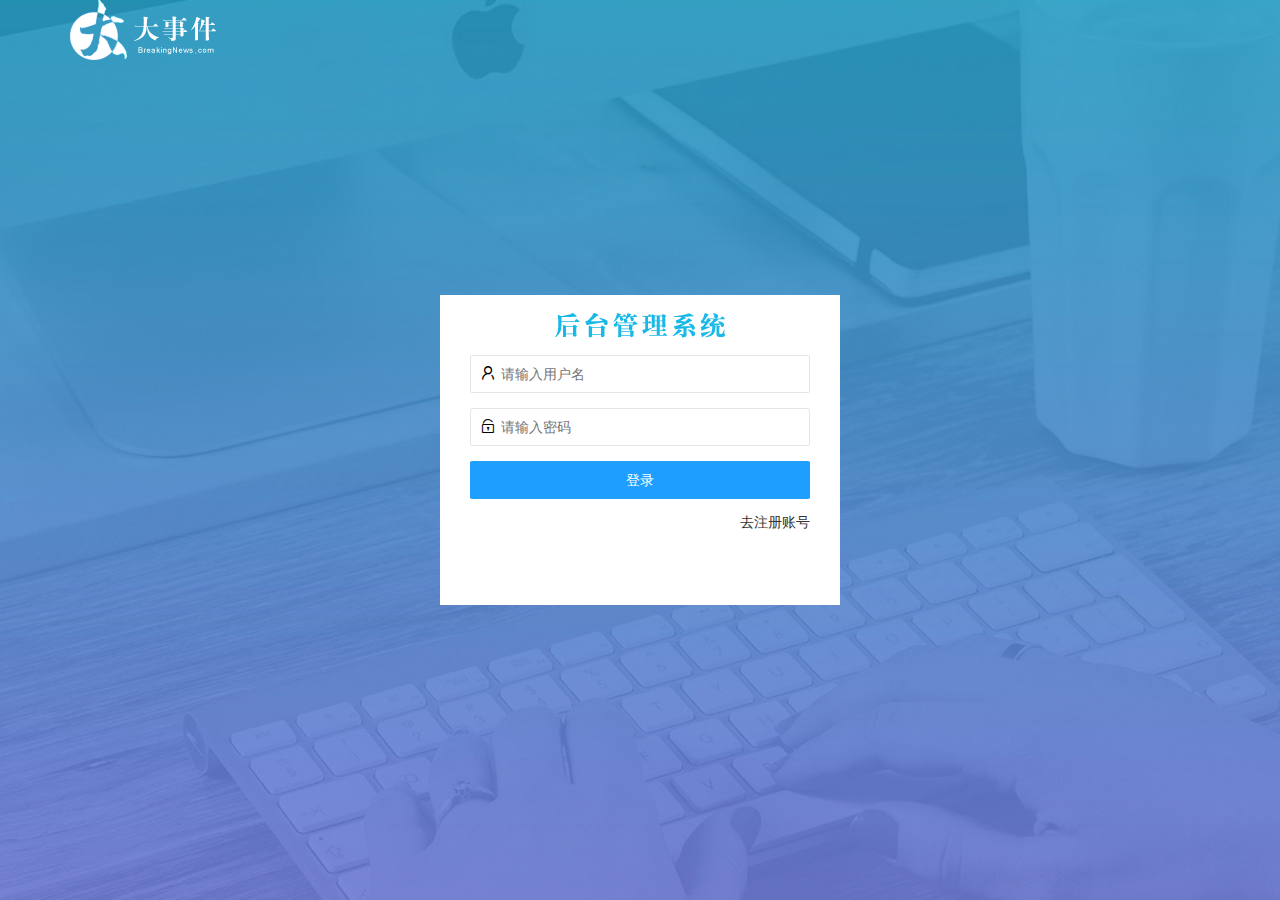
<file: login.html>
<!DOCTYPE html>
<html lang="en">

<head>
    <meta charset="UTF-8">
    <meta http-equiv="X-UA-Compatible" content="IE=edge">
    <meta name="viewport" content="width=device-width, initial-scale=1.0">
    <title>Document</title>

    <link rel="stylesheet" href="/assets/lib/layui/css/layui.css">
    <link rel="stylesheet" href="/assets/css/login.css">
</head>

<body>
    <!-- logo区域开始 -->
    <div class="layui-main">
        <img src="/assets/images/logo.png" alt="">
    </div>
    <!-- logo区域结束 -->
    <!-- 注册登录区域开始 -->
    <div class="loginAndReg">
        <div class="title-box"></div>
        <!-- 登录的盒子 -->
        <div class="login-box">
            <form class="layui-form" id="form_login">
                <!-- 用户名 -->
                <div class="layui-form-item">
                    <i class="layui-icon layui-icon-username"></i>
                    <input type="text" name="username" required lay-verify="required" placeholder="请输入用户名" autocomplete="off" class="layui-input">
                </div>
                <!-- 密码 -->
                <div class="layui-form-item">
                    <i class="layui-icon layui-icon-password"></i>
                    <input type="password" name="password" required lay-verify="required|pw" placeholder="请输入密码" autocomplete="off" class="layui-input">
                </div>
                <!-- 登录按钮 -->
                <div class="layui-form-item">

                    <button class="layui-btn layui-btn-fluid layui-btn-normal" lay-submit>登录</button>
                </div>
                <div class="layui-form-item links">
                    <a href="javasript:;" id="link_reg">去注册账号</a>
                </div>
            </form>

        </div>
        <!-- 注册的盒子 -->
        <div class="reg-box">
            <form class="layui-form" id="form_reg">
                <!-- 用户名 -->
                <div class="layui-form-item">
                    <i class="layui-icon layui-icon-username"></i>
                    <input type="text" name="username" required lay-verify="required|username" placeholder="请输入用户名" autocomplete="off" class="layui-input">
                </div>
                <!-- 密码 -->
                <div class="layui-form-item">
                    <i class="layui-icon layui-icon-password"></i>
                    <input type="password" name="password" required lay-verify="required|pw" placeholder="请输入密码" autocomplete="off" class="layui-input">
                </div>
                <!-- 确认密码 -->
                <div class="layui-form-item">
                    <i class="layui-icon layui-icon-password"></i>
                    <input type="password" name="repassword" required lay-verify="required|pw|repw" placeholder="请再次输入密码" autocomplete="off" class="layui-input">
                </div>
                <!-- 注册按钮 -->
                <div class="layui-form-item">
                    <button class="layui-btn layui-btn-fluid layui-btn-normal" lay-submit>注册</button>
                </div>
                <div class="layui-form-item links">
                    <a href="javasript:;" id="link_login">去登录</a>
                </div>
            </form>

        </div>
    </div>
    <!-- 注册登录区域结束 -->
    <!-- 导入layui的js文件 -->
    <script src="/assets/lib/layui/layui.all.js"></script>
    <!-- 导入jquery -->
    <script src="/assets/lib/jquery.js"></script>
    <!-- 导入自己的javasript -->
    <script src="/assets/js/login.js"></script>
    <script src="/assets/js/baseAPI.js"></script>
</body>

</html>
</file>
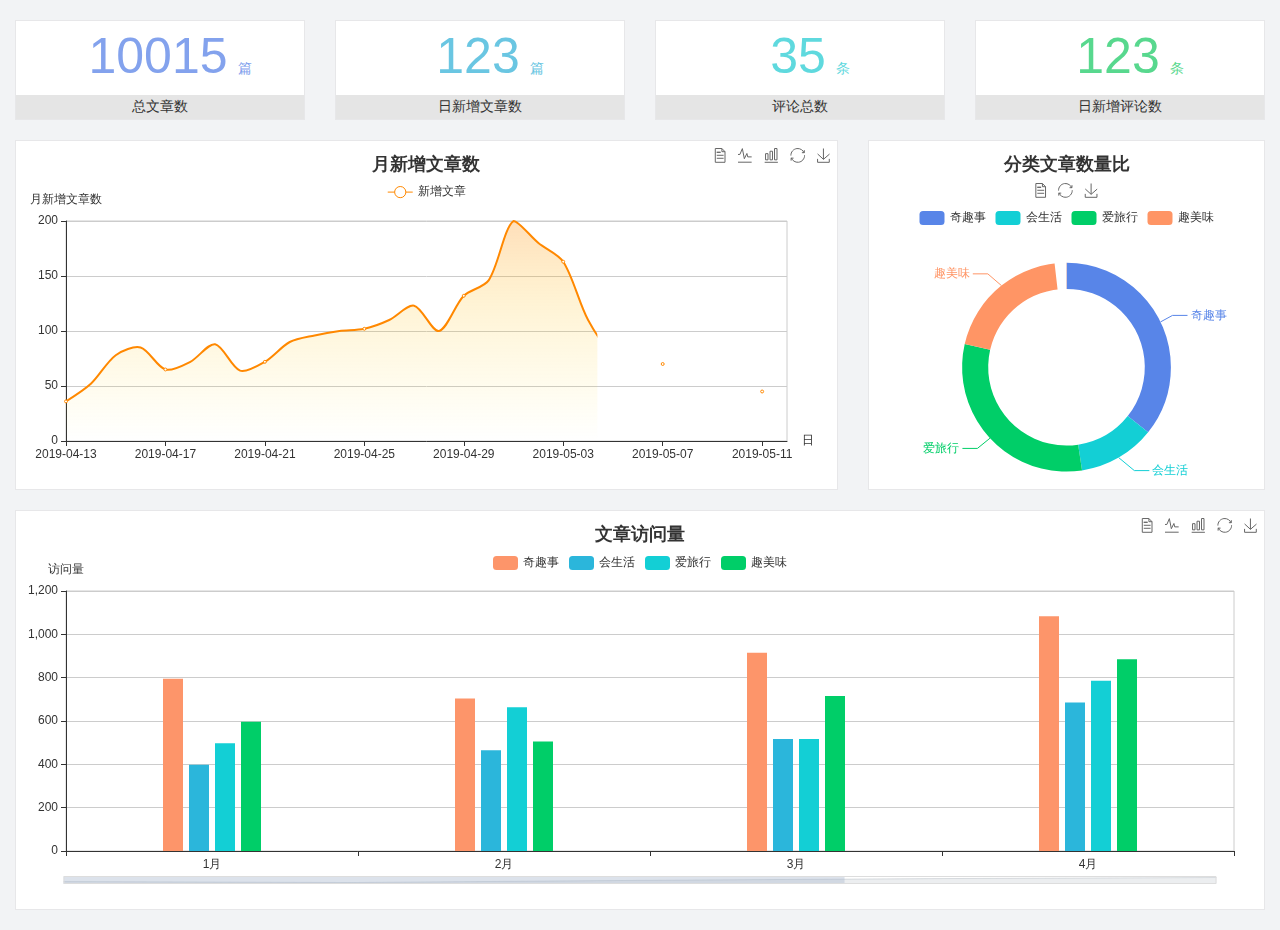
<file: home/dashboard.html>
<!DOCTYPE html>
<html lang="en">

<head>
  <meta charset="UTF-8">
  <meta name="viewport" content="width=device-width, initial-scale=1.0">
  <meta http-equiv="X-UA-Compatible" content="ie=edge">
  <title>图表统计</title>
  <link rel="stylesheet" href="../../assets/lib/bootstrap.css" />
  <link rel="stylesheet" href="../../assets/lib/main.css" />
  <script src="../../assets/lib/jquery.js"></script>
  <script type="text/javascript" src="../../assets/lib/echarts.min.js"></script>
</head>

<body>
  <div class="container-fluid">
    <div class="row spannel_list">
      <div class="col-sm-3 col-xs-6">
        <div class="spannel">
          <em>10015</em><span>篇</span>
          <b>总文章数</b>
        </div>
      </div>
      <div class="col-sm-3 col-xs-6">
        <div class="spannel scolor01">
          <em>123</em><span>篇</span>
          <b>日新增文章数</b>
        </div>
      </div>
      <div class="col-sm-3 col-xs-6">
        <div class="spannel scolor02">
          <em>35</em><span>条</span>
          <b>评论总数</b>
        </div>
      </div>
      <div class="col-sm-3 col-xs-6">
        <div class="spannel scolor03">
          <em>123</em><span>条</span>
          <b>日新增评论数</b>
        </div>
      </div>
    </div>
  </div>

  <div class="container-fluid">
    <div class="row curve-pie">
      <div class="col-lg-8 col-md-8">
        <div class="gragh_pannel" id="curve_show"></div>
      </div>
      <div class="col-lg-4 col-md-4">
        <div class="gragh_pannel" id="pie_show"></div>
      </div>
    </div>
  </div>

  <div class="container-fluid">
    <div class="column_pannel" id="column_show"></div>
  </div>

  <script>
    var oChart = echarts.init(document.getElementById('curve_show'));
    var aList_all = [
      { 'count': 36, 'date': '2019-04-13' },
      { 'count': 52, 'date': '2019-04-14' },
      { 'count': 78, 'date': '2019-04-15' },
      { 'count': 85, 'date': '2019-04-16' },
      { 'count': 65, 'date': '2019-04-17' },
      { 'count': 72, 'date': '2019-04-18' },
      { 'count': 88, 'date': '2019-04-19' },
      { 'count': 64, 'date': '2019-04-20' },
      { 'count': 72, 'date': '2019-04-21' },
      { 'count': 90, 'date': '2019-04-22' },
      { 'count': 96, 'date': '2019-04-23' },
      { 'count': 100, 'date': '2019-04-24' },
      { 'count': 102, 'date': '2019-04-25' },
      { 'count': 110, 'date': '2019-04-26' },
      { 'count': 123, 'date': '2019-04-27' },
      { 'count': 100, 'date': '2019-04-28' },
      { 'count': 132, 'date': '2019-04-29' },
      { 'count': 146, 'date': '2019-04-30' },
      { 'count': 200, 'date': '2019-05-01' },
      { 'count': 180, 'date': '2019-05-02' },
      { 'count': 163, 'date': '2019-05-03' },
      { 'count': 110, 'date': '2019-05-04' },
      { 'count': 80, 'date': '2019-05-05' },
      { 'count': 82, 'date': '2019-05-06' },
      { 'count': 70, 'date': '2019-05-07' },
      { 'count': 65, 'date': '2019-05-08' },
      { 'count': 54, 'date': '2019-05-09' },
      { 'count': 40, 'date': '2019-05-10' },
      { 'count': 45, 'date': '2019-05-11' },
      { 'count': 38, 'date': '2019-05-12' },
    ];

    let aCount = [];
    let aDate = [];

    for (var i = 0; i < aList_all.length; i++) {
      aCount.push(aList_all[i].count);
      aDate.push(aList_all[i].date);
    }

    var chartopt = {
      title: {
        text: '月新增文章数',
        left: 'center',
        top: '10'
      },
      tooltip: {
        trigger: 'axis'
      },
      legend: {
        data: ['新增文章'],
        top: '40'
      },
      toolbox: {
        show: true,
        feature: {
          mark: { show: true },
          dataView: { show: true, readOnly: false },
          magicType: { show: true, type: ['line', 'bar'] },
          restore: { show: true },
          saveAsImage: { show: true }
        }
      },
      calculable: true,
      xAxis: [
        {
          name: '日',
          type: 'category',
          boundaryGap: false,
          data: aDate
        }
      ],
      yAxis: [
        {
          name: '月新增文章数',
          type: 'value'
        }
      ],
      series: [
        {
          name: '新增文章',
          type: 'line',
          smooth: true,
          itemStyle: { normal: { areaStyle: { type: 'default' }, color: '#f80' }, lineStyle: { color: '#f80' } },
          data: aCount
        }],
      areaStyle: {
        normal: {
          color: new echarts.graphic.LinearGradient(0, 0, 0, 1, [{
            offset: 0,
            color: 'rgba(255,136,0,0.39)'
          }, {
            offset: .34,
            color: 'rgba(255,180,0,0.25)'
          }, {
            offset: 1,
            color: 'rgba(255,222,0,0.00)'
          }])

        }
      },
      grid: {
        show: true,
        x: 50,
        x2: 50,
        y: 80,
        height: 220
      }
    };

    oChart.setOption(chartopt);


    var oPie = echarts.init(document.getElementById('pie_show'));
    var oPieopt =
    {
      title: {
        top: 10,
        text: '分类文章数量比',
        x: 'center'
      },
      tooltip: {
        trigger: 'item',
        formatter: "{a} <br/>{b} : {c} ({d}%)"
      },
      color: ['#5885e8', '#13cfd5', '#00ce68', '#ff9565'],
      legend: {
        x: 'center',
        top: 65,
        data: ['奇趣事', '会生活', '爱旅行', '趣美味']
      },
      toolbox: {
        show: true,
        x: 'center',
        top: 35,
        feature: {
          mark: { show: true },
          dataView: { show: true, readOnly: false },
          magicType: {
            show: true,
            type: ['pie', 'funnel'],
            option: {
              funnel: {
                x: '25%',
                width: '50%',
                funnelAlign: 'left',
                max: 1548
              }
            }
          },
          restore: { show: true },
          saveAsImage: { show: true }
        }
      },
      calculable: true,
      series: [
        {
          name: '访问来源',
          type: 'pie',
          radius: ['45%', '60%'],
          center: ['50%', '65%'],
          data: [
            { value: 300, name: '奇趣事' },
            { value: 100, name: '会生活' },
            { value: 260, name: '爱旅行' },
            { value: 180, name: '趣美味' }
          ]
        }
      ]
    };
    oPie.setOption(oPieopt);



    var oColumn = this.echarts.init(document.getElementById('column_show'));
    var oColumnopt =
    {
      title: {
        text: '文章访问量',
        left: 'center',
        top: '10'
      },
      tooltip: {
        trigger: 'axis'
      },
      legend: {
        data: ['奇趣事', '会生活', '爱旅行', '趣美味'],
        top: '40'
      },
      toolbox: {
        show: true,
        feature: {
          mark: { show: true },
          dataView: { show: true, readOnly: false },
          magicType: { show: true, type: ['line', 'bar'] },
          restore: { show: true },
          saveAsImage: { show: true }
        }
      },
      calculable: true,
      xAxis: [
        {
          type: 'category',
          data: ['1月', '2月', '3月', '4月', '5月']
        }
      ],
      yAxis: [
        {
          name: '访问量',
          type: 'value'
        }
      ],
      series: [
        {
          name: '奇趣事',
          type: 'bar',
          barWidth: 20,
          itemStyle: {
            normal: { areaStyle: { type: 'default' }, color: '#fd956a' }
          },
          data: [800, 708, 920, 1090, 1200]
        },
        {
          name: '会生活',
          type: 'bar',
          barWidth: 20,
          itemStyle: {
            normal: { areaStyle: { type: 'default' }, color: '#2bb6db' }
          },
          data: [400, 468, 520, 690, 800]
        },
        {
          name: '爱旅行',
          type: 'bar',
          barWidth: 20,
          itemStyle: {
            normal: { areaStyle: { type: 'default' }, color: '#13cfd5' }
          },
          data: [500, 668, 520, 790, 900]
        },
        {
          name: '趣美味',
          type: 'bar',
          barWidth: 20,
          itemStyle: {
            normal: { areaStyle: { type: 'default' }, color: '#00ce68' }
          },
          data: [600, 508, 720, 890, 1000]
        }
      ],
      grid: {
        show: true,
        x: 50,
        x2: 30,
        y: 80,
        height: 260
      },
      dataZoom: [//给x轴设置滚动条
        {
          start: 0,//默认为0
          end: 100 - 1000 / 31,//默认为100
          type: 'slider',
          show: true,
          xAxisIndex: [0],
          handleSize: 0,//滑动条的 左右2个滑动条的大小
          height: 8,//组件高度
          left: 45, //左边的距离
          right: 50,//右边的距离
          bottom: 26,//右边的距离
          handleColor: '#ddd',//h滑动图标的颜色
          handleStyle: {
            borderColor: "#cacaca",
            borderWidth: "1",
            shadowBlur: 2,
            background: "#ddd",
            shadowColor: "#ddd",
          }
        }]
    };
    oColumn.setOption(oColumnopt);
  </script>
</body>

</html>
</file>
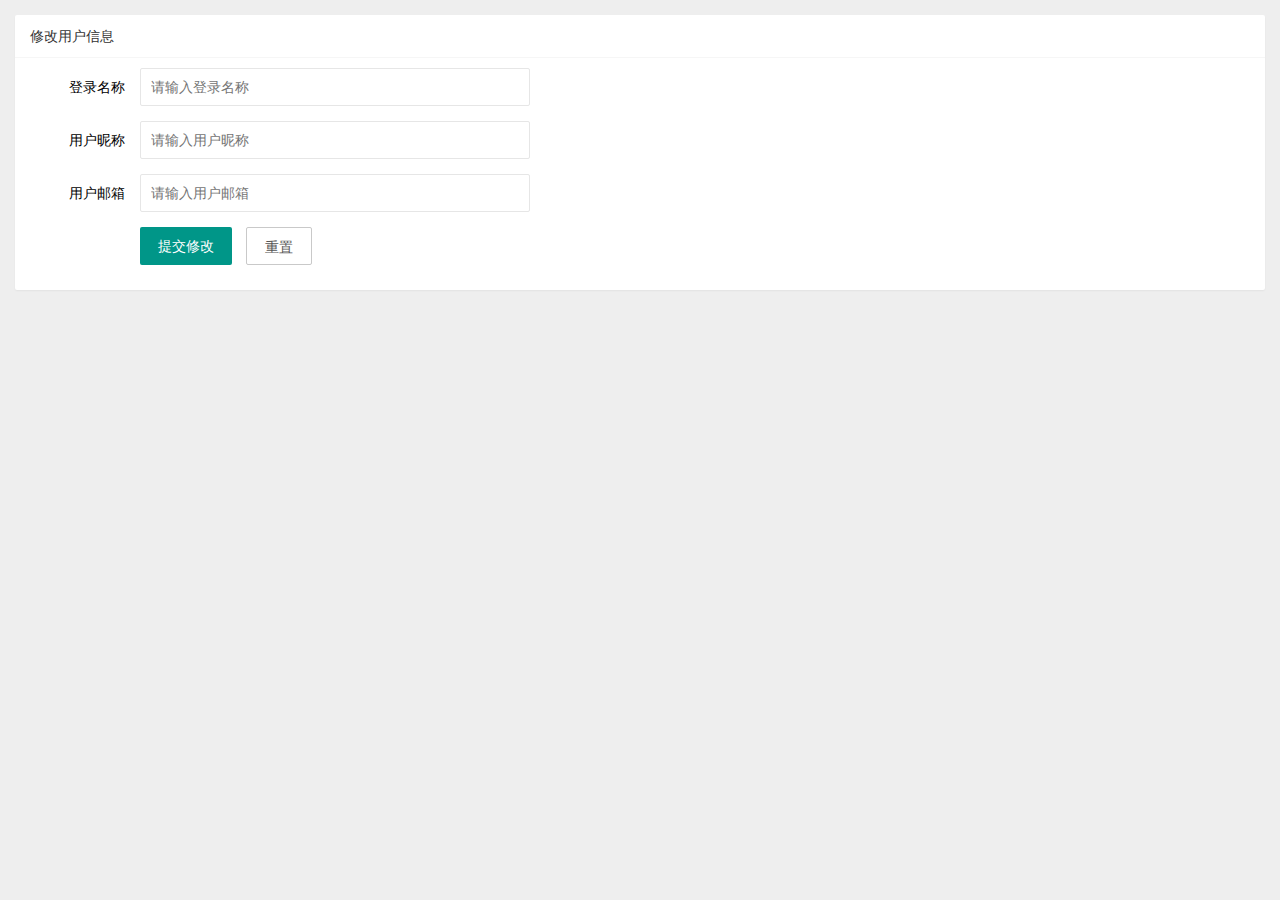
<file: user/use_info.html>
<!DOCTYPE html>
<html lang="en">

<head>
    <meta charset="UTF-8">
    <meta http-equiv="X-UA-Compatible" content="IE=edge">
    <meta name="viewport" content="width=device-width, initial-scale=1.0">
    <title>Document</title>
    <link rel="stylesheet" href="/assets/lib/layui/css/layui.css">
    <link rel="stylesheet" href="/assets/css/user/user_info.css">
</head>

<body>
    <div class="layui-card">
        <div class="layui-card-header">修改用户信息</div>
        <div class="layui-card-body">
            <form class="layui-form" lay-filter="formUserInfo">
                <input type="hidden" name="id">
                <div class="layui-form-item">
                    <label class="layui-form-label">登录名称</label>
                    <div class="layui-input-block">
                        <input type="text" name="username" required lay-verify="required" placeholder="请输入登录名称" autocomplete="off" class="layui-input" readonly>
                    </div>
                </div>
                <div class="layui-form-item">
                    <label class="layui-form-label">用户昵称</label>
                    <div class="layui-input-block">
                        <input type="text" name="nickname" required lay-verify="required|nikename" placeholder="请输入用户昵称" autocomplete="off" class="layui-input">
                    </div>
                </div>
                <div class="layui-form-item">
                    <label class="layui-form-label">用户邮箱</label>
                    <div class="layui-input-block">
                        <input type="text" name="email" required lay-verify="required|email" placeholder="请输入用户邮箱" autocomplete="off" class="layui-input">
                    </div>
                </div>
                <div class="layui-form-item">
                    <div class="layui-input-block">
                        <button class="layui-btn" lay-submit lay-filter="formDemo">提交修改</button>
                        <button type="reset" class="layui-btn layui-btn-primary" id="btnReset">重置</button>
                    </div>
                </div>
            </form>
        </div>
    </div>
    <!-- 导入layui的js文件 -->
    <script src="/assets/lib/layui/layui.all.js "></script>
    <!-- 导入jquery -->
    <script src="/assets/lib/jquery.js "></script>
    <!-- 导入自己的javasript -->
    <script src="/assets/js/user/user_info.js"></script>
    <script src="/assets/js/baseAPI.js"></script>
</body>

</html>
</file>
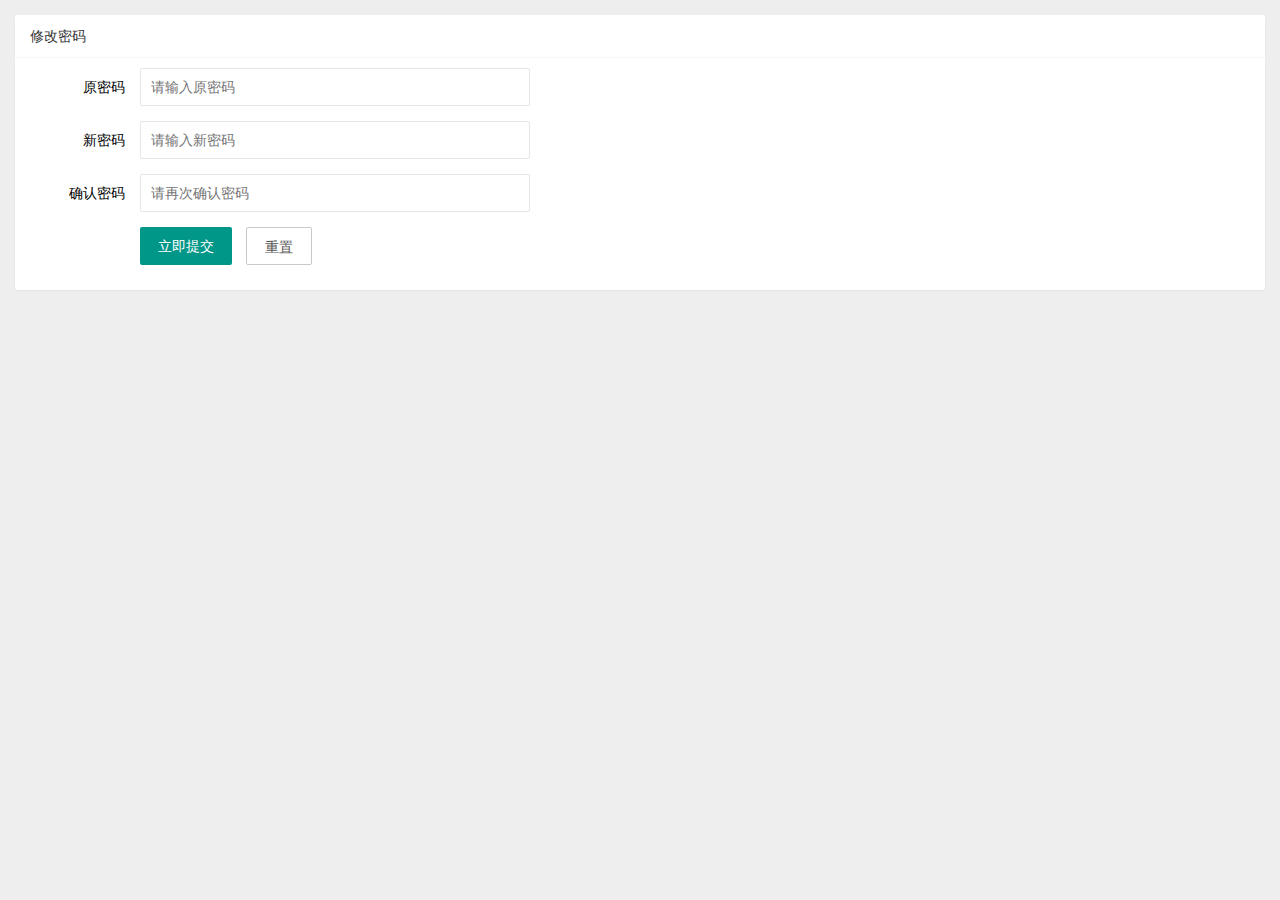
<file: user/use_pwd.html>
<!DOCTYPE html>
<html lang="en">

<head>
    <meta charset="UTF-8">
    <meta http-equiv="X-UA-Compatible" content="IE=edge">
    <meta name="viewport" content="width=device-width, initial-scale=1.0">
    <title>Document</title>
    <link rel="stylesheet" href="/assets/lib/layui/css/layui.css">
    <link rel="stylesheet" href="/assets/css/user/user_pwd.css">
</head>

<body>
    <div class="layui-card">
        <div class="layui-card-header">修改密码</div>
        <div class="layui-card-body">
            <form class="layui-form">
                <div class="layui-form-item">
                    <label class="layui-form-label">原密码</label>
                    <div class="layui-input-block">
                        <input type="password" name="oldPwd" required lay-verify="required|pwd" placeholder="请输入原密码" autocomplete="off" class="layui-input">
                    </div>
                </div>
                <div class="layui-form-item">
                    <label class="layui-form-label">新密码</label>
                    <div class="layui-input-block">
                        <input type="password" name="newPwd" required lay-verify="required|pwd|samePwd" placeholder="请输入新密码" autocomplete="off" class="layui-input">
                    </div>
                </div>
                <div class="layui-form-item">
                    <label class="layui-form-label">确认密码</label>
                    <div class="layui-input-block">
                        <input type="password" name="rePwd" required lay-verify="required|pwd|rePwd" placeholder="请再次确认密码" autocomplete="off" class="layui-input">
                    </div>
                </div>
                <div class="layui-form-item">
                    <div class="layui-input-block">
                        <button class="layui-btn" lay-submit lay-filter="formDemo">立即提交</button>
                        <button type="reset" class="layui-btn layui-btn-primary">重置</button>
                    </div>
                </div>
            </form>
        </div>
    </div>
    <!-- 导入layui的js文件 -->
    <script src="/assets/lib/layui/layui.all.js "></script>
    <!-- 导入jquery -->
    <script src="/assets/lib/jquery.js "></script>
    <!-- 导入自己的javasript -->
    <script src="/assets/js/user/user_pwd.js"></script>
    <script src="/assets/js/baseAPI.js"></script>
</body>

</html>
</file>
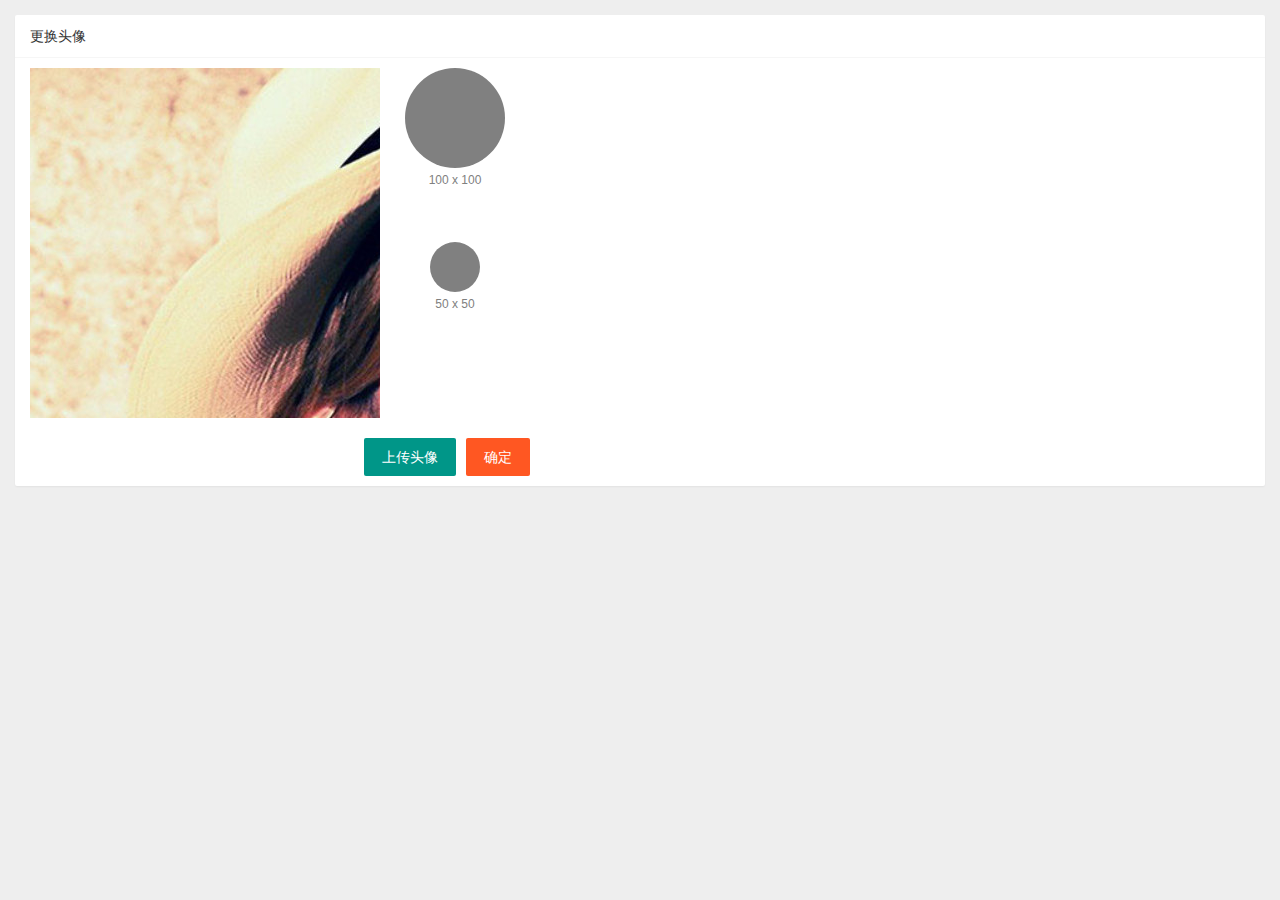
<file: user/user_avatar.html>
<!DOCTYPE html>
<html lang="en">

<head>
    <meta charset="UTF-8">
    <meta http-equiv="X-UA-Compatible" content="IE=edge">
    <meta name="viewport" content="width=device-width, initial-scale=1.0">
    <title>Document</title>
    <link rel="stylesheet" href="/assets/lib/layui/css/layui.css">
    <link rel="stylesheet" href="/assets/css/user/user_avatar.css">
    <link rel="stylesheet" href="/assets/lib/cropper/cropper.css">
</head>

<body>
    <div class="layui-card">
        <div class="layui-card-header">更换头像</div>
        <div class="layui-card-body">
            <!-- 第一行的图片裁剪和预览区域 -->
            <div class="row1">
                <!-- 图片裁剪区域 -->
                <div class="cropper-box">
                    <!-- 这个 img 标签很重要，将来会把它初始化为裁剪区域 -->
                    <img id="image" src="/assets/images/sample.jpg" />
                </div>
                <!-- 图片的预览区域 -->
                <div class="preview-box">
                    <div>
                        <!-- 宽高为 100px 的预览区域 -->
                        <div class="img-preview w100"></div>
                        <p class="size">100 x 100</p>
                    </div>
                    <div>
                        <!-- 宽高为 50px 的预览区域 -->
                        <div class="img-preview w50"></div>
                        <p class="size">50 x 50</p>
                    </div>
                </div>
            </div>

            <!-- 第二行的按钮区域 -->
            <div class="row2">
                <input type="file" id="file" accept="image/jpeg,image/png">
                <button type="button" class="layui-btn" id="btnChooseImg">上传头像</button>
                <button type="button" class="layui-btn layui-btn-danger" id="btnUpload">确定</button>
            </div>
        </div>
    </div>
</body>
<script src="/assets/lib/layui/layui.all.js "></script>
<!-- 导入jquery -->
<script src="/assets/lib/jquery.js "></script>
<!-- 导入cropper头像更换插件 -->
<script src="/assets/lib/cropper/Cropper.js"></script>
<script src="/assets/lib/cropper/jquery-cropper.js"></script>
<!-- 导入自己的javasript -->
<script src="/assets/js/user/user_avatar.js"></script>
<script src="/assets/js/baseAPI.js"></script>

</html>
</file>
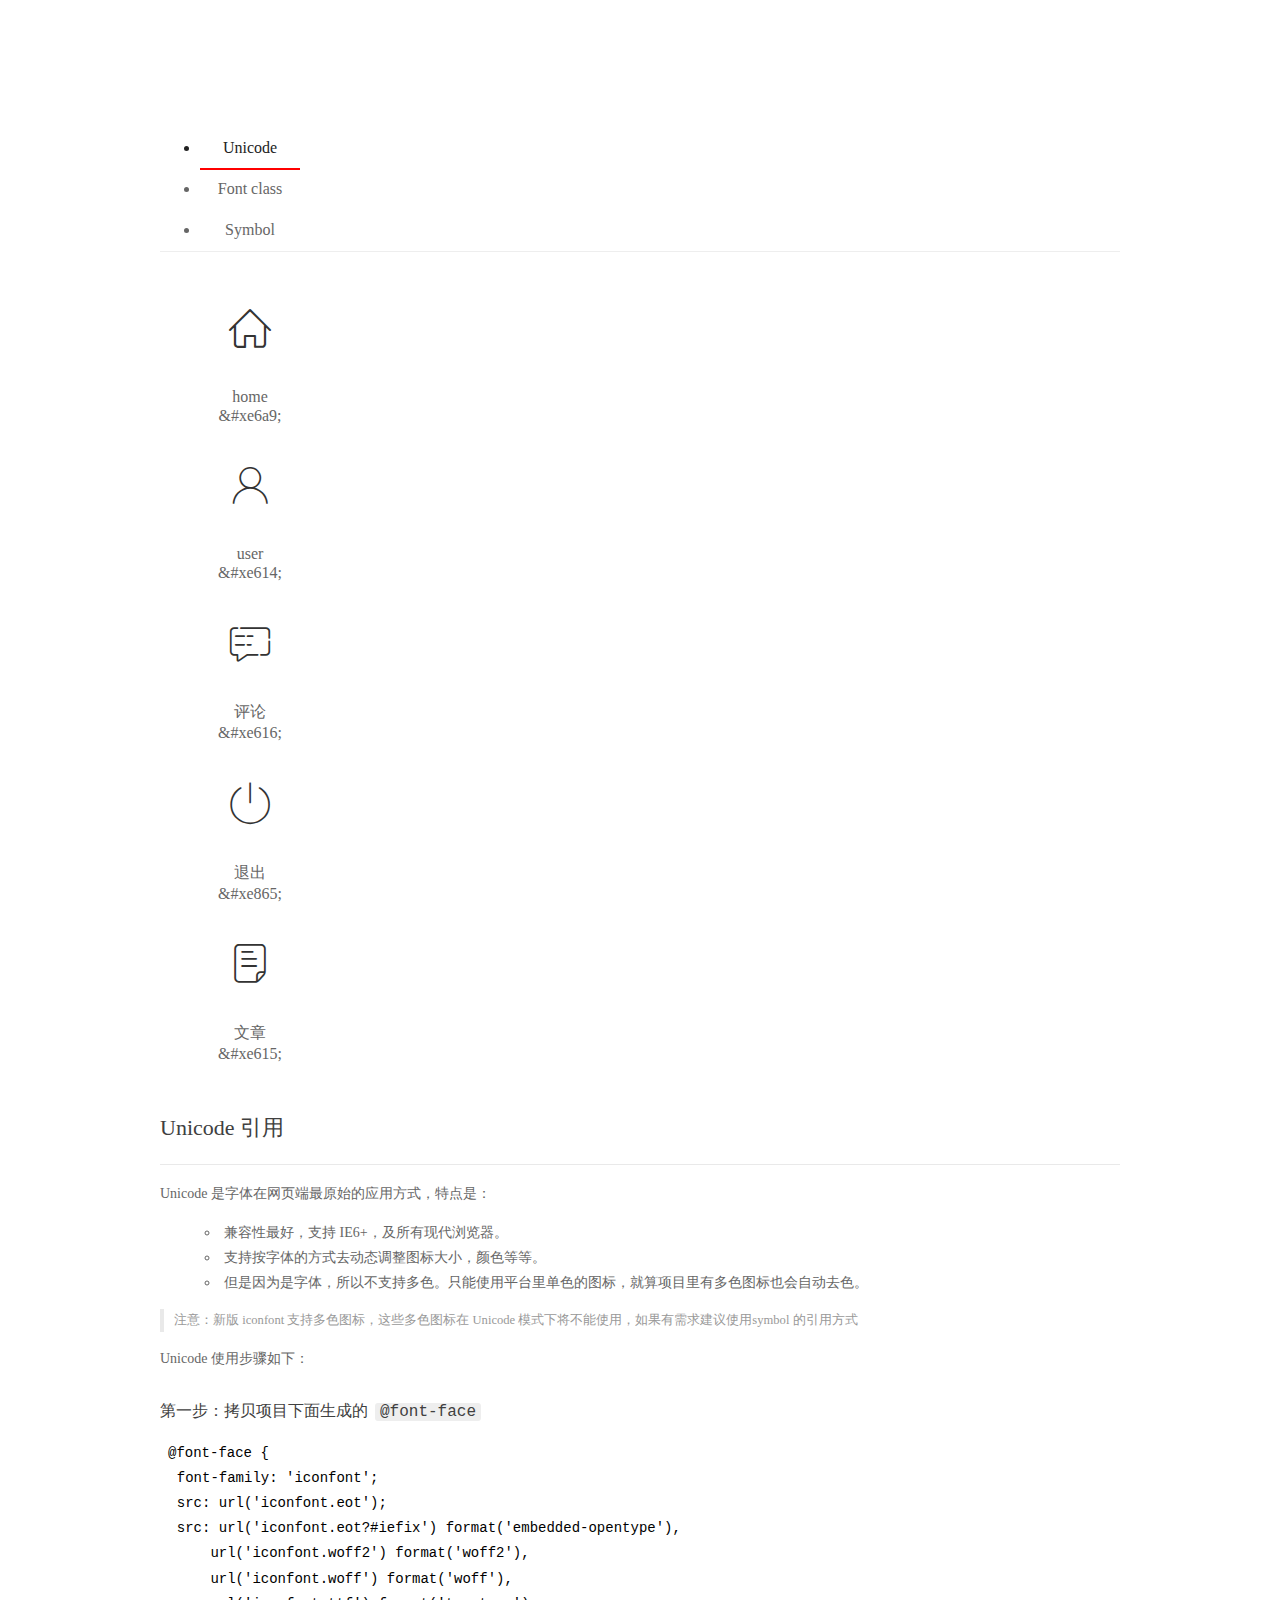
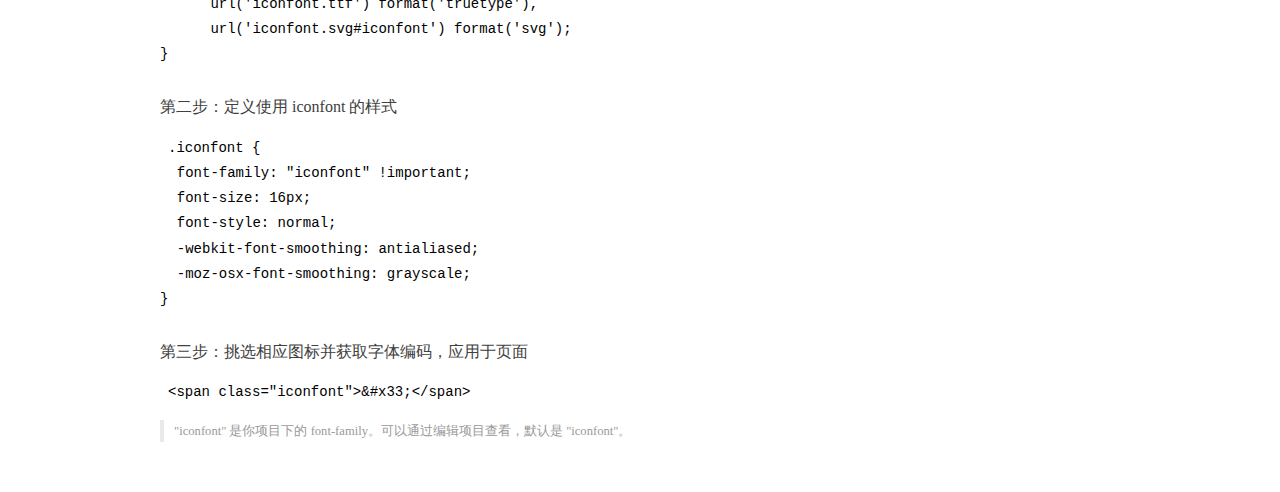
<file: assets/fonts/demo_index.html>
<!DOCTYPE html>
<html>
<head>
  <meta charset="utf-8"/>
  <title>IconFont Demo</title>
  <link rel="shortcut icon" href="https://gtms04.alicdn.com/tps/i4/TB1_oz6GVXXXXaFXpXXJDFnIXXX-64-64.ico" type="image/x-icon"/>
  <link rel="stylesheet" href="https://g.alicdn.com/thx/cube/1.3.2/cube.min.css">
  <link rel="stylesheet" href="demo.css">
  <link rel="stylesheet" href="iconfont.css">
  <script src="iconfont.js"></script>
  <!-- jQuery -->
  <script src="https://a1.alicdn.com/oss/uploads/2018/12/26/7bfddb60-08e8-11e9-9b04-53e73bb6408b.js"></script>
  <!-- 代码高亮 -->
  <script src="https://a1.alicdn.com/oss/uploads/2018/12/26/a3f714d0-08e6-11e9-8a15-ebf944d7534c.js"></script>
</head>
<body>
  <div class="main">
    <h1 class="logo"><a href="https://www.iconfont.cn/" title="iconfont 首页" target="_blank">&#xe86b;</a></h1>
    <div class="nav-tabs">
      <ul id="tabs" class="dib-box">
        <li class="dib active"><span>Unicode</span></li>
        <li class="dib"><span>Font class</span></li>
        <li class="dib"><span>Symbol</span></li>
      </ul>
      
    </div>
    <div class="tab-container">
      <div class="content unicode" style="display: block;">
          <ul class="icon_lists dib-box">
          
            <li class="dib">
              <span class="icon iconfont">&#xe6a9;</span>
                <div class="name">home</div>
                <div class="code-name">&amp;#xe6a9;</div>
              </li>
          
            <li class="dib">
              <span class="icon iconfont">&#xe614;</span>
                <div class="name">user</div>
                <div class="code-name">&amp;#xe614;</div>
              </li>
          
            <li class="dib">
              <span class="icon iconfont">&#xe616;</span>
                <div class="name">评论</div>
                <div class="code-name">&amp;#xe616;</div>
              </li>
          
            <li class="dib">
              <span class="icon iconfont">&#xe865;</span>
                <div class="name">退出</div>
                <div class="code-name">&amp;#xe865;</div>
              </li>
          
            <li class="dib">
              <span class="icon iconfont">&#xe615;</span>
                <div class="name">文章</div>
                <div class="code-name">&amp;#xe615;</div>
              </li>
          
          </ul>
          <div class="article markdown">
          <h2 id="unicode-">Unicode 引用</h2>
          <hr>

          <p>Unicode 是字体在网页端最原始的应用方式，特点是：</p>
          <ul>
            <li>兼容性最好，支持 IE6+，及所有现代浏览器。</li>
            <li>支持按字体的方式去动态调整图标大小，颜色等等。</li>
            <li>但是因为是字体，所以不支持多色。只能使用平台里单色的图标，就算项目里有多色图标也会自动去色。</li>
          </ul>
          <blockquote>
            <p>注意：新版 iconfont 支持多色图标，这些多色图标在 Unicode 模式下将不能使用，如果有需求建议使用symbol 的引用方式</p>
          </blockquote>
          <p>Unicode 使用步骤如下：</p>
          <h3 id="-font-face">第一步：拷贝项目下面生成的 <code>@font-face</code></h3>
<pre><code class="language-css"
>@font-face {
  font-family: 'iconfont';
  src: url('iconfont.eot');
  src: url('iconfont.eot?#iefix') format('embedded-opentype'),
      url('iconfont.woff2') format('woff2'),
      url('iconfont.woff') format('woff'),
      url('iconfont.ttf') format('truetype'),
      url('iconfont.svg#iconfont') format('svg');
}
</code></pre>
          <h3 id="-iconfont-">第二步：定义使用 iconfont 的样式</h3>
<pre><code class="language-css"
>.iconfont {
  font-family: "iconfont" !important;
  font-size: 16px;
  font-style: normal;
  -webkit-font-smoothing: antialiased;
  -moz-osx-font-smoothing: grayscale;
}
</code></pre>
          <h3 id="-">第三步：挑选相应图标并获取字体编码，应用于页面</h3>
<pre>
<code class="language-html"
>&lt;span class="iconfont"&gt;&amp;#x33;&lt;/span&gt;
</code></pre>
          <blockquote>
            <p>"iconfont" 是你项目下的 font-family。可以通过编辑项目查看，默认是 "iconfont"。</p>
          </blockquote>
          </div>
      </div>
      <div class="content font-class">
        <ul class="icon_lists dib-box">
          
          <li class="dib">
            <span class="icon iconfont icon-home"></span>
            <div class="name">
              home
            </div>
            <div class="code-name">.icon-home
            </div>
          </li>
          
          <li class="dib">
            <span class="icon iconfont icon-user"></span>
            <div class="name">
              user
            </div>
            <div class="code-name">.icon-user
            </div>
          </li>
          
          <li class="dib">
            <span class="icon iconfont icon-pinglun"></span>
            <div class="name">
              评论
            </div>
            <div class="code-name">.icon-pinglun
            </div>
          </li>
          
          <li class="dib">
            <span class="icon iconfont icon-tuichu"></span>
            <div class="name">
              退出
            </div>
            <div class="code-name">.icon-tuichu
            </div>
          </li>
          
          <li class="dib">
            <span class="icon iconfont icon-16"></span>
            <div class="name">
              文章
            </div>
            <div class="code-name">.icon-16
            </div>
          </li>
          
        </ul>
        <div class="article markdown">
        <h2 id="font-class-">font-class 引用</h2>
        <hr>

        <p>font-class 是 Unicode 使用方式的一种变种，主要是解决 Unicode 书写不直观，语意不明确的问题。</p>
        <p>与 Unicode 使用方式相比，具有如下特点：</p>
        <ul>
          <li>兼容性良好，支持 IE8+，及所有现代浏览器。</li>
          <li>相比于 Unicode 语意明确，书写更直观。可以很容易分辨这个 icon 是什么。</li>
          <li>因为使用 class 来定义图标，所以当要替换图标时，只需要修改 class 里面的 Unicode 引用。</li>
          <li>不过因为本质上还是使用的字体，所以多色图标还是不支持的。</li>
        </ul>
        <p>使用步骤如下：</p>
        <h3 id="-fontclass-">第一步：引入项目下面生成的 fontclass 代码：</h3>
<pre><code class="language-html">&lt;link rel="stylesheet" href="./iconfont.css"&gt;
</code></pre>
        <h3 id="-">第二步：挑选相应图标并获取类名，应用于页面：</h3>
<pre><code class="language-html">&lt;span class="iconfont icon-xxx"&gt;&lt;/span&gt;
</code></pre>
        <blockquote>
          <p>"
            iconfont" 是你项目下的 font-family。可以通过编辑项目查看，默认是 "iconfont"。</p>
        </blockquote>
      </div>
      </div>
      <div class="content symbol">
          <ul class="icon_lists dib-box">
          
            <li class="dib">
                <svg class="icon svg-icon" aria-hidden="true">
                  <use xlink:href="#icon-home"></use>
                </svg>
                <div class="name">home</div>
                <div class="code-name">#icon-home</div>
            </li>
          
            <li class="dib">
                <svg class="icon svg-icon" aria-hidden="true">
                  <use xlink:href="#icon-user"></use>
                </svg>
                <div class="name">user</div>
                <div class="code-name">#icon-user</div>
            </li>
          
            <li class="dib">
                <svg class="icon svg-icon" aria-hidden="true">
                  <use xlink:href="#icon-pinglun"></use>
                </svg>
                <div class="name">评论</div>
                <div class="code-name">#icon-pinglun</div>
            </li>
          
            <li class="dib">
                <svg class="icon svg-icon" aria-hidden="true">
                  <use xlink:href="#icon-tuichu"></use>
                </svg>
                <div class="name">退出</div>
                <div class="code-name">#icon-tuichu</div>
            </li>
          
            <li class="dib">
                <svg class="icon svg-icon" aria-hidden="true">
                  <use xlink:href="#icon-16"></use>
                </svg>
                <div class="name">文章</div>
                <div class="code-name">#icon-16</div>
            </li>
          
          </ul>
          <div class="article markdown">
          <h2 id="symbol-">Symbol 引用</h2>
          <hr>

          <p>这是一种全新的使用方式，应该说这才是未来的主流，也是平台目前推荐的用法。相关介绍可以参考这篇<a href="">文章</a>
            这种用法其实是做了一个 SVG 的集合，与另外两种相比具有如下特点：</p>
          <ul>
            <li>支持多色图标了，不再受单色限制。</li>
            <li>通过一些技巧，支持像字体那样，通过 <code>font-size</code>, <code>color</code> 来调整样式。</li>
            <li>兼容性较差，支持 IE9+，及现代浏览器。</li>
            <li>浏览器渲染 SVG 的性能一般，还不如 png。</li>
          </ul>
          <p>使用步骤如下：</p>
          <h3 id="-symbol-">第一步：引入项目下面生成的 symbol 代码：</h3>
<pre><code class="language-html">&lt;script src="./iconfont.js"&gt;&lt;/script&gt;
</code></pre>
          <h3 id="-css-">第二步：加入通用 CSS 代码（引入一次就行）：</h3>
<pre><code class="language-html">&lt;style&gt;
.icon {
  width: 1em;
  height: 1em;
  vertical-align: -0.15em;
  fill: currentColor;
  overflow: hidden;
}
&lt;/style&gt;
</code></pre>
          <h3 id="-">第三步：挑选相应图标并获取类名，应用于页面：</h3>
<pre><code class="language-html">&lt;svg class="icon" aria-hidden="true"&gt;
  &lt;use xlink:href="#icon-xxx"&gt;&lt;/use&gt;
&lt;/svg&gt;
</code></pre>
          </div>
      </div>

    </div>
  </div>
  <script>
  $(document).ready(function () {
      $('.tab-container .content:first').show()

      $('#tabs li').click(function (e) {
        var tabContent = $('.tab-container .content')
        var index = $(this).index()

        if ($(this).hasClass('active')) {
          return
        } else {
          $('#tabs li').removeClass('active')
          $(this).addClass('active')

          tabContent.hide().eq(index).fadeIn()
        }
      })
    })
  </script>
</body>
</html>
</file>
<file: assets/lib/layui/css/layui.css>
/** layui-v2.5.5 MIT License By https://www.layui.com */
 .layui-inline,img{display:inline-block;vertical-align:middle}h1,h2,h3,h4,h5,h6{font-weight:400}.layui-edge,.layui-header,.layui-inline,.layui-main{position:relative}.layui-body,.layui-edge,.layui-elip{overflow:hidden}.layui-btn,.layui-edge,.layui-inline,img{vertical-align:middle}.layui-btn,.layui-disabled,.layui-icon,.layui-unselect{-moz-user-select:none;-webkit-user-select:none;-ms-user-select:none}.layui-elip,.layui-form-checkbox span,.layui-form-pane .layui-form-label{text-overflow:ellipsis;white-space:nowrap}.layui-breadcrumb,.layui-tree-btnGroup{visibility:hidden}blockquote,body,button,dd,div,dl,dt,form,h1,h2,h3,h4,h5,h6,input,li,ol,p,pre,td,textarea,th,ul{margin:0;padding:0;-webkit-tap-highlight-color:rgba(0,0,0,0)}a:active,a:hover{outline:0}img{border:none}li{list-style:none}table{border-collapse:collapse;border-spacing:0}h4,h5,h6{font-size:100%}button,input,optgroup,option,select,textarea{font-family:inherit;font-size:inherit;font-style:inherit;font-weight:inherit;outline:0}pre{white-space:pre-wrap;white-space:-moz-pre-wrap;white-space:-pre-wrap;white-space:-o-pre-wrap;word-wrap:break-word}body{line-height:24px;font:14px Helvetica Neue,Helvetica,PingFang SC,Tahoma,Arial,sans-serif}hr{height:1px;margin:10px 0;border:0;clear:both}a{color:#333;text-decoration:none}a:hover{color:#777}a cite{font-style:normal;*cursor:pointer}.layui-border-box,.layui-border-box *{box-sizing:border-box}.layui-box,.layui-box *{box-sizing:content-box}.layui-clear{clear:both;*zoom:1}.layui-clear:after{content:'\20';clear:both;*zoom:1;display:block;height:0}.layui-inline{*display:inline;*zoom:1}.layui-edge{display:inline-block;width:0;height:0;border-width:6px;border-style:dashed;border-color:transparent}.layui-edge-top{top:-4px;border-bottom-color:#999;border-bottom-style:solid}.layui-edge-right{border-left-color:#999;border-left-style:solid}.layui-edge-bottom{top:2px;border-top-color:#999;border-top-style:solid}.layui-edge-left{border-right-color:#999;border-right-style:solid}.layui-disabled,.layui-disabled:hover{color:#d2d2d2!important;cursor:not-allowed!important}.layui-circle{border-radius:100%}.layui-show{display:block!important}.layui-hide{display:none!important}@font-face{font-family:layui-icon;src:url(../font/iconfont.eot?v=250);src:url(../font/iconfont.eot?v=250#iefix) format('embedded-opentype'),url(../font/iconfont.woff2?v=250) format('woff2'),url(../font/iconfont.woff?v=250) format('woff'),url(../font/iconfont.ttf?v=250) format('truetype'),url(../font/iconfont.svg?v=250#layui-icon) format('svg')}.layui-icon{font-family:layui-icon!important;font-size:16px;font-style:normal;-webkit-font-smoothing:antialiased;-moz-osx-font-smoothing:grayscale}.layui-icon-reply-fill:before{content:"\e611"}.layui-icon-set-fill:before{content:"\e614"}.layui-icon-menu-fill:before{content:"\e60f"}.layui-icon-search:before{content:"\e615"}.layui-icon-share:before{content:"\e641"}.layui-icon-set-sm:before{content:"\e620"}.layui-icon-engine:before{content:"\e628"}.layui-icon-close:before{content:"\1006"}.layui-icon-close-fill:before{content:"\1007"}.layui-icon-chart-screen:before{content:"\e629"}.layui-icon-star:before{content:"\e600"}.layui-icon-circle-dot:before{content:"\e617"}.layui-icon-chat:before{content:"\e606"}.layui-icon-release:before{content:"\e609"}.layui-icon-list:before{content:"\e60a"}.layui-icon-chart:before{content:"\e62c"}.layui-icon-ok-circle:before{content:"\1005"}.layui-icon-layim-theme:before{content:"\e61b"}.layui-icon-table:before{content:"\e62d"}.layui-icon-right:before{content:"\e602"}.layui-icon-left:before{content:"\e603"}.layui-icon-cart-simple:before{content:"\e698"}.layui-icon-face-cry:before{content:"\e69c"}.layui-icon-face-smile:before{content:"\e6af"}.layui-icon-survey:before{content:"\e6b2"}.layui-icon-tree:before{content:"\e62e"}.layui-icon-upload-circle:before{content:"\e62f"}.layui-icon-add-circle:before{content:"\e61f"}.layui-icon-download-circle:before{content:"\e601"}.layui-icon-templeate-1:before{content:"\e630"}.layui-icon-util:before{content:"\e631"}.layui-icon-face-surprised:before{content:"\e664"}.layui-icon-edit:before{content:"\e642"}.layui-icon-speaker:before{content:"\e645"}.layui-icon-down:before{content:"\e61a"}.layui-icon-file:before{content:"\e621"}.layui-icon-layouts:before{content:"\e632"}.layui-icon-rate-half:before{content:"\e6c9"}.layui-icon-add-circle-fine:before{content:"\e608"}.layui-icon-prev-circle:before{content:"\e633"}.layui-icon-read:before{content:"\e705"}.layui-icon-404:before{content:"\e61c"}.layui-icon-carousel:before{content:"\e634"}.layui-icon-help:before{content:"\e607"}.layui-icon-code-circle:before{content:"\e635"}.layui-icon-water:before{content:"\e636"}.layui-icon-username:before{content:"\e66f"}.layui-icon-find-fill:before{content:"\e670"}.layui-icon-about:before{content:"\e60b"}.layui-icon-location:before{content:"\e715"}.layui-icon-up:before{content:"\e619"}.layui-icon-pause:before{content:"\e651"}.layui-icon-date:before{content:"\e637"}.layui-icon-layim-uploadfile:before{content:"\e61d"}.layui-icon-delete:before{content:"\e640"}.layui-icon-play:before{content:"\e652"}.layui-icon-top:before{content:"\e604"}.layui-icon-friends:before{content:"\e612"}.layui-icon-refresh-3:before{content:"\e9aa"}.layui-icon-ok:before{content:"\e605"}.layui-icon-layer:before{content:"\e638"}.layui-icon-face-smile-fine:before{content:"\e60c"}.layui-icon-dollar:before{content:"\e659"}.layui-icon-group:before{content:"\e613"}.layui-icon-layim-download:before{content:"\e61e"}.layui-icon-picture-fine:before{content:"\e60d"}.layui-icon-link:before{content:"\e64c"}.layui-icon-diamond:before{content:"\e735"}.layui-icon-log:before{content:"\e60e"}.layui-icon-rate-solid:before{content:"\e67a"}.layui-icon-fonts-del:before{content:"\e64f"}.layui-icon-unlink:before{content:"\e64d"}.layui-icon-fonts-clear:before{content:"\e639"}.layui-icon-triangle-r:before{content:"\e623"}.layui-icon-circle:before{content:"\e63f"}.layui-icon-radio:before{content:"\e643"}.layui-icon-align-center:before{content:"\e647"}.layui-icon-align-right:before{content:"\e648"}.layui-icon-align-left:before{content:"\e649"}.layui-icon-loading-1:before{content:"\e63e"}.layui-icon-return:before{content:"\e65c"}.layui-icon-fonts-strong:before{content:"\e62b"}.layui-icon-upload:before{content:"\e67c"}.layui-icon-dialogue:before{content:"\e63a"}.layui-icon-video:before{content:"\e6ed"}.layui-icon-headset:before{content:"\e6fc"}.layui-icon-cellphone-fine:before{content:"\e63b"}.layui-icon-add-1:before{content:"\e654"}.layui-icon-face-smile-b:before{content:"\e650"}.layui-icon-fonts-html:before{content:"\e64b"}.layui-icon-form:before{content:"\e63c"}.layui-icon-cart:before{content:"\e657"}.layui-icon-camera-fill:before{content:"\e65d"}.layui-icon-tabs:before{content:"\e62a"}.layui-icon-fonts-code:before{content:"\e64e"}.layui-icon-fire:before{content:"\e756"}.layui-icon-set:before{content:"\e716"}.layui-icon-fonts-u:before{content:"\e646"}.layui-icon-triangle-d:before{content:"\e625"}.layui-icon-tips:before{content:"\e702"}.layui-icon-picture:before{content:"\e64a"}.layui-icon-more-vertical:before{content:"\e671"}.layui-icon-flag:before{content:"\e66c"}.layui-icon-loading:before{content:"\e63d"}.layui-icon-fonts-i:before{content:"\e644"}.layui-icon-refresh-1:before{content:"\e666"}.layui-icon-rmb:before{content:"\e65e"}.layui-icon-home:before{content:"\e68e"}.layui-icon-user:before{content:"\e770"}.layui-icon-notice:before{content:"\e667"}.layui-icon-login-weibo:before{content:"\e675"}.layui-icon-voice:before{content:"\e688"}.layui-icon-upload-drag:before{content:"\e681"}.layui-icon-login-qq:before{content:"\e676"}.layui-icon-snowflake:before{content:"\e6b1"}.layui-icon-file-b:before{content:"\e655"}.layui-icon-template:before{content:"\e663"}.layui-icon-auz:before{content:"\e672"}.layui-icon-console:before{content:"\e665"}.layui-icon-app:before{content:"\e653"}.layui-icon-prev:before{content:"\e65a"}.layui-icon-website:before{content:"\e7ae"}.layui-icon-next:before{content:"\e65b"}.layui-icon-component:before{content:"\e857"}.layui-icon-more:before{content:"\e65f"}.layui-icon-login-wechat:before{content:"\e677"}.layui-icon-shrink-right:before{content:"\e668"}.layui-icon-spread-left:before{content:"\e66b"}.layui-icon-camera:before{content:"\e660"}.layui-icon-note:before{content:"\e66e"}.layui-icon-refresh:before{content:"\e669"}.layui-icon-female:before{content:"\e661"}.layui-icon-male:before{content:"\e662"}.layui-icon-password:before{content:"\e673"}.layui-icon-senior:before{content:"\e674"}.layui-icon-theme:before{content:"\e66a"}.layui-icon-tread:before{content:"\e6c5"}.layui-icon-praise:before{content:"\e6c6"}.layui-icon-star-fill:before{content:"\e658"}.layui-icon-rate:before{content:"\e67b"}.layui-icon-template-1:before{content:"\e656"}.layui-icon-vercode:before{content:"\e679"}.layui-icon-cellphone:before{content:"\e678"}.layui-icon-screen-full:before{content:"\e622"}.layui-icon-screen-restore:before{content:"\e758"}.layui-icon-cols:before{content:"\e610"}.layui-icon-export:before{content:"\e67d"}.layui-icon-print:before{content:"\e66d"}.layui-icon-slider:before{content:"\e714"}.layui-icon-addition:before{content:"\e624"}.layui-icon-subtraction:before{content:"\e67e"}.layui-icon-service:before{content:"\e626"}.layui-icon-transfer:before{content:"\e691"}.layui-main{width:1140px;margin:0 auto}.layui-header{z-index:1000;height:60px}.layui-header a:hover{transition:all .5s;-webkit-transition:all .5s}.layui-side{position:fixed;left:0;top:0;bottom:0;z-index:999;width:200px;overflow-x:hidden}.layui-side-scroll{position:relative;width:220px;height:100%;overflow-x:hidden}.layui-body{position:absolute;left:200px;right:0;top:0;bottom:0;z-index:998;width:auto;overflow-y:auto;box-sizing:border-box}.layui-layout-body{overflow:hidden}.layui-layout-admin .layui-header{background-color:#23262E}.layui-layout-admin .layui-side{top:60px;width:200px;overflow-x:hidden}.layui-layout-admin .layui-body{position:fixed;top:60px;bottom:44px}.layui-layout-admin .layui-main{width:auto;margin:0 15px}.layui-layout-admin .layui-footer{position:fixed;left:200px;right:0;bottom:0;height:44px;line-height:44px;padding:0 15px;background-color:#eee}.layui-layout-admin .layui-logo{position:absolute;left:0;top:0;width:200px;height:100%;line-height:60px;text-align:center;color:#009688;font-size:16px}.layui-layout-admin .layui-header .layui-nav{background:0 0}.layui-layout-left{position:absolute!important;left:200px;top:0}.layui-layout-right{position:absolute!important;right:0;top:0}.layui-container{position:relative;margin:0 auto;padding:0 15px;box-sizing:border-box}.layui-fluid{position:relative;margin:0 auto;padding:0 15px}.layui-row:after,.layui-row:before{content:'';display:block;clear:both}.layui-col-lg1,.layui-col-lg10,.layui-col-lg11,.layui-col-lg12,.layui-col-lg2,.layui-col-lg3,.layui-col-lg4,.layui-col-lg5,.layui-col-lg6,.layui-col-lg7,.layui-col-lg8,.layui-col-lg9,.layui-col-md1,.layui-col-md10,.layui-col-md11,.layui-col-md12,.layui-col-md2,.layui-col-md3,.layui-col-md4,.layui-col-md5,.layui-col-md6,.layui-col-md7,.layui-col-md8,.layui-col-md9,.layui-col-sm1,.layui-col-sm10,.layui-col-sm11,.layui-col-sm12,.layui-col-sm2,.layui-col-sm3,.layui-col-sm4,.layui-col-sm5,.layui-col-sm6,.layui-col-sm7,.layui-col-sm8,.layui-col-sm9,.layui-col-xs1,.layui-col-xs10,.layui-col-xs11,.layui-col-xs12,.layui-col-xs2,.layui-col-xs3,.layui-col-xs4,.layui-col-xs5,.layui-col-xs6,.layui-col-xs7,.layui-col-xs8,.layui-col-xs9{position:relative;display:block;box-sizing:border-box}.layui-col-xs1,.layui-col-xs10,.layui-col-xs11,.layui-col-xs12,.layui-col-xs2,.layui-col-xs3,.layui-col-xs4,.layui-col-xs5,.layui-col-xs6,.layui-col-xs7,.layui-col-xs8,.layui-col-xs9{float:left}.layui-col-xs1{width:8.33333333%}.layui-col-xs2{width:16.66666667%}.layui-col-xs3{width:25%}.layui-col-xs4{width:33.33333333%}.layui-col-xs5{width:41.66666667%}.layui-col-xs6{width:50%}.layui-col-xs7{width:58.33333333%}.layui-col-xs8{width:66.66666667%}.layui-col-xs9{width:75%}.layui-col-xs10{width:83.33333333%}.layui-col-xs11{width:91.66666667%}.layui-col-xs12{width:100%}.layui-col-xs-offset1{margin-left:8.33333333%}.layui-col-xs-offset2{margin-left:16.66666667%}.layui-col-xs-offset3{margin-left:25%}.layui-col-xs-offset4{margin-left:33.33333333%}.layui-col-xs-offset5{margin-left:41.66666667%}.layui-col-xs-offset6{margin-left:50%}.layui-col-xs-offset7{margin-left:58.33333333%}.layui-col-xs-offset8{margin-left:66.66666667%}.layui-col-xs-offset9{margin-left:75%}.layui-col-xs-offset10{margin-left:83.33333333%}.layui-col-xs-offset11{margin-left:91.66666667%}.layui-col-xs-offset12{margin-left:100%}@media screen and (max-width:768px){.layui-hide-xs{display:none!important}.layui-show-xs-block{display:block!important}.layui-show-xs-inline{display:inline!important}.layui-show-xs-inline-block{display:inline-block!important}}@media screen and (min-width:768px){.layui-container{width:750px}.layui-hide-sm{display:none!important}.layui-show-sm-block{display:block!important}.layui-show-sm-inline{display:inline!important}.layui-show-sm-inline-block{display:inline-block!important}.layui-col-sm1,.layui-col-sm10,.layui-col-sm11,.layui-col-sm12,.layui-col-sm2,.layui-col-sm3,.layui-col-sm4,.layui-col-sm5,.layui-col-sm6,.layui-col-sm7,.layui-col-sm8,.layui-col-sm9{float:left}.layui-col-sm1{width:8.33333333%}.layui-col-sm2{width:16.66666667%}.layui-col-sm3{width:25%}.layui-col-sm4{width:33.33333333%}.layui-col-sm5{width:41.66666667%}.layui-col-sm6{width:50%}.layui-col-sm7{width:58.33333333%}.layui-col-sm8{width:66.66666667%}.layui-col-sm9{width:75%}.layui-col-sm10{width:83.33333333%}.layui-col-sm11{width:91.66666667%}.layui-col-sm12{width:100%}.layui-col-sm-offset1{margin-left:8.33333333%}.layui-col-sm-offset2{margin-left:16.66666667%}.layui-col-sm-offset3{margin-left:25%}.layui-col-sm-offset4{margin-left:33.33333333%}.layui-col-sm-offset5{margin-left:41.66666667%}.layui-col-sm-offset6{margin-left:50%}.layui-col-sm-offset7{margin-left:58.33333333%}.layui-col-sm-offset8{margin-left:66.66666667%}.layui-col-sm-offset9{margin-left:75%}.layui-col-sm-offset10{margin-left:83.33333333%}.layui-col-sm-offset11{margin-left:91.66666667%}.layui-col-sm-offset12{margin-left:100%}}@media screen and (min-width:992px){.layui-container{width:970px}.layui-hide-md{display:none!important}.layui-show-md-block{display:block!important}.layui-show-md-inline{display:inline!important}.layui-show-md-inline-block{display:inline-block!important}.layui-col-md1,.layui-col-md10,.layui-col-md11,.layui-col-md12,.layui-col-md2,.layui-col-md3,.layui-col-md4,.layui-col-md5,.layui-col-md6,.layui-col-md7,.layui-col-md8,.layui-col-md9{float:left}.layui-col-md1{width:8.33333333%}.layui-col-md2{width:16.66666667%}.layui-col-md3{width:25%}.layui-col-md4{width:33.33333333%}.layui-col-md5{width:41.66666667%}.layui-col-md6{width:50%}.layui-col-md7{width:58.33333333%}.layui-col-md8{width:66.66666667%}.layui-col-md9{width:75%}.layui-col-md10{width:83.33333333%}.layui-col-md11{width:91.66666667%}.layui-col-md12{width:100%}.layui-col-md-offset1{margin-left:8.33333333%}.layui-col-md-offset2{margin-left:16.66666667%}.layui-col-md-offset3{margin-left:25%}.layui-col-md-offset4{margin-left:33.33333333%}.layui-col-md-offset5{margin-left:41.66666667%}.layui-col-md-offset6{margin-left:50%}.layui-col-md-offset7{margin-left:58.33333333%}.layui-col-md-offset8{margin-left:66.66666667%}.layui-col-md-offset9{margin-left:75%}.layui-col-md-offset10{margin-left:83.33333333%}.layui-col-md-offset11{margin-left:91.66666667%}.layui-col-md-offset12{margin-left:100%}}@media screen and (min-width:1200px){.layui-container{width:1170px}.layui-hide-lg{display:none!important}.layui-show-lg-block{display:block!important}.layui-show-lg-inline{display:inline!important}.layui-show-lg-inline-block{display:inline-block!important}.layui-col-lg1,.layui-col-lg10,.layui-col-lg11,.layui-col-lg12,.layui-col-lg2,.layui-col-lg3,.layui-col-lg4,.layui-col-lg5,.layui-col-lg6,.layui-col-lg7,.layui-col-lg8,.layui-col-lg9{float:left}.layui-col-lg1{width:8.33333333%}.layui-col-lg2{width:16.66666667%}.layui-col-lg3{width:25%}.layui-col-lg4{width:33.33333333%}.layui-col-lg5{width:41.66666667%}.layui-col-lg6{width:50%}.layui-col-lg7{width:58.33333333%}.layui-col-lg8{width:66.66666667%}.layui-col-lg9{width:75%}.layui-col-lg10{width:83.33333333%}.layui-col-lg11{width:91.66666667%}.layui-col-lg12{width:100%}.layui-col-lg-offset1{margin-left:8.33333333%}.layui-col-lg-offset2{margin-left:16.66666667%}.layui-col-lg-offset3{margin-left:25%}.layui-col-lg-offset4{margin-left:33.33333333%}.layui-col-lg-offset5{margin-left:41.66666667%}.layui-col-lg-offset6{margin-left:50%}.layui-col-lg-offset7{margin-left:58.33333333%}.layui-col-lg-offset8{margin-left:66.66666667%}.layui-col-lg-offset9{margin-left:75%}.layui-col-lg-offset10{margin-left:83.33333333%}.layui-col-lg-offset11{margin-left:91.66666667%}.layui-col-lg-offset12{margin-left:100%}}.layui-col-space1{margin:-.5px}.layui-col-space1>*{padding:.5px}.layui-col-space3{margin:-1.5px}.layui-col-space3>*{padding:1.5px}.layui-col-space5{margin:-2.5px}.layui-col-space5>*{padding:2.5px}.layui-col-space8{margin:-3.5px}.layui-col-space8>*{padding:3.5px}.layui-col-space10{margin:-5px}.layui-col-space10>*{padding:5px}.layui-col-space12{margin:-6px}.layui-col-space12>*{padding:6px}.layui-col-space15{margin:-7.5px}.layui-col-space15>*{padding:7.5px}.layui-col-space18{margin:-9px}.layui-col-space18>*{padding:9px}.layui-col-space20{margin:-10px}.layui-col-space20>*{padding:10px}.layui-col-space22{margin:-11px}.layui-col-space22>*{padding:11px}.layui-col-space25{margin:-12.5px}.layui-col-space25>*{padding:12.5px}.layui-col-space30{margin:-15px}.layui-col-space30>*{padding:15px}.layui-btn,.layui-input,.layui-select,.layui-textarea,.layui-upload-button{outline:0;-webkit-appearance:none;transition:all .3s;-webkit-transition:all .3s;box-sizing:border-box}.layui-elem-quote{margin-bottom:10px;padding:15px;line-height:22px;border-left:5px solid #009688;border-radius:0 2px 2px 0;background-color:#f2f2f2}.layui-quote-nm{border-style:solid;border-width:1px 1px 1px 5px;background:0 0}.layui-elem-field{margin-bottom:10px;padding:0;border-width:1px;border-style:solid}.layui-elem-field legend{margin-left:20px;padding:0 10px;font-size:20px;font-weight:300}.layui-field-title{margin:10px 0 20px;border-width:1px 0 0}.layui-field-box{padding:10px 15px}.layui-field-title .layui-field-box{padding:10px 0}.layui-progress{position:relative;height:6px;border-radius:20px;background-color:#e2e2e2}.layui-progress-bar{position:absolute;left:0;top:0;width:0;max-width:100%;height:6px;border-radius:20px;text-align:right;background-color:#5FB878;transition:all .3s;-webkit-transition:all .3s}.layui-progress-big,.layui-progress-big .layui-progress-bar{height:18px;line-height:18px}.layui-progress-text{position:relative;top:-20px;line-height:18px;font-size:12px;color:#666}.layui-progress-big .layui-progress-text{position:static;padding:0 10px;color:#fff}.layui-collapse{border-width:1px;border-style:solid;border-radius:2px}.layui-colla-content,.layui-colla-item{border-top-width:1px;border-top-style:solid}.layui-colla-item:first-child{border-top:none}.layui-colla-title{position:relative;height:42px;line-height:42px;padding:0 15px 0 35px;color:#333;background-color:#f2f2f2;cursor:pointer;font-size:14px;overflow:hidden}.layui-colla-content{display:none;padding:10px 15px;line-height:22px;color:#666}.layui-colla-icon{position:absolute;left:15px;top:0;font-size:14px}.layui-card{margin-bottom:15px;border-radius:2px;background-color:#fff;box-shadow:0 1px 2px 0 rgba(0,0,0,.05)}.layui-card:last-child{margin-bottom:0}.layui-card-header{position:relative;height:42px;line-height:42px;padding:0 15px;border-bottom:1px solid #f6f6f6;color:#333;border-radius:2px 2px 0 0;font-size:14px}.layui-bg-black,.layui-bg-blue,.layui-bg-cyan,.layui-bg-green,.layui-bg-orange,.layui-bg-red{color:#fff!important}.layui-card-body{position:relative;padding:10px 15px;line-height:24px}.layui-card-body[pad15]{padding:15px}.layui-card-body[pad20]{padding:20px}.layui-card-body .layui-table{margin:5px 0}.layui-card .layui-tab{margin:0}.layui-panel-window{position:relative;padding:15px;border-radius:0;border-top:5px solid #E6E6E6;background-color:#fff}.layui-auxiliar-moving{position:fixed;left:0;right:0;top:0;bottom:0;width:100%;height:100%;background:0 0;z-index:9999999999}.layui-form-label,.layui-form-mid,.layui-form-select,.layui-input-block,.layui-input-inline,.layui-textarea{position:relative}.layui-bg-red{background-color:#FF5722!important}.layui-bg-orange{background-color:#FFB800!important}.layui-bg-green{background-color:#009688!important}.layui-bg-cyan{background-color:#2F4056!important}.layui-bg-blue{background-color:#1E9FFF!important}.layui-bg-black{background-color:#393D49!important}.layui-bg-gray{background-color:#eee!important;color:#666!important}.layui-badge-rim,.layui-colla-content,.layui-colla-item,.layui-collapse,.layui-elem-field,.layui-form-pane .layui-form-item[pane],.layui-form-pane .layui-form-label,.layui-input,.layui-layedit,.layui-layedit-tool,.layui-quote-nm,.layui-select,.layui-tab-bar,.layui-tab-card,.layui-tab-title,.layui-tab-title .layui-this:after,.layui-textarea{border-color:#e6e6e6}.layui-timeline-item:before,hr{background-color:#e6e6e6}.layui-text{line-height:22px;font-size:14px;color:#666}.layui-text h1,.layui-text h2,.layui-text h3{font-weight:500;color:#333}.layui-text h1{font-size:30px}.layui-text h2{font-size:24px}.layui-text h3{font-size:18px}.layui-text a:not(.layui-btn){color:#01AAED}.layui-text a:not(.layui-btn):hover{text-decoration:underline}.layui-text ul{padding:5px 0 5px 15px}.layui-text ul li{margin-top:5px;list-style-type:disc}.layui-text em,.layui-word-aux{color:#999!important;padding:0 5px!important}.layui-btn{display:inline-block;height:38px;line-height:38px;padding:0 18px;background-color:#009688;color:#fff;white-space:nowrap;text-align:center;font-size:14px;border:none;border-radius:2px;cursor:pointer}.layui-btn:hover{opacity:.8;filter:alpha(opacity=80);color:#fff}.layui-btn:active{opacity:1;filter:alpha(opacity=100)}.layui-btn+.layui-btn{margin-left:10px}.layui-btn-container{font-size:0}.layui-btn-container .layui-btn{margin-right:10px;margin-bottom:10px}.layui-btn-container .layui-btn+.layui-btn{margin-left:0}.layui-table .layui-btn-container .layui-btn{margin-bottom:9px}.layui-btn-radius{border-radius:100px}.layui-btn .layui-icon{margin-right:3px;font-size:18px;vertical-align:bottom;vertical-align:middle\9}.layui-btn-primary{border:1px solid #C9C9C9;background-color:#fff;color:#555}.layui-btn-primary:hover{border-color:#009688;color:#333}.layui-btn-normal{background-color:#1E9FFF}.layui-btn-warm{background-color:#FFB800}.layui-btn-danger{background-color:#FF5722}.layui-btn-checked{background-color:#5FB878}.layui-btn-disabled,.layui-btn-disabled:active,.layui-btn-disabled:hover{border:1px solid #e6e6e6;background-color:#FBFBFB;color:#C9C9C9;cursor:not-allowed;opacity:1}.layui-btn-lg{height:44px;line-height:44px;padding:0 25px;font-size:16px}.layui-btn-sm{height:30px;line-height:30px;padding:0 10px;font-size:12px}.layui-btn-sm i{font-size:16px!important}.layui-btn-xs{height:22px;line-height:22px;padding:0 5px;font-size:12px}.layui-btn-xs i{font-size:14px!important}.layui-btn-group{display:inline-block;vertical-align:middle;font-size:0}.layui-btn-group .layui-btn{margin-left:0!important;margin-right:0!important;border-left:1px solid rgba(255,255,255,.5);border-radius:0}.layui-btn-group .layui-btn-primary{border-left:none}.layui-btn-group .layui-btn-primary:hover{border-color:#C9C9C9;color:#009688}.layui-btn-group .layui-btn:first-child{border-left:none;border-radius:2px 0 0 2px}.layui-btn-group .layui-btn-primary:first-child{border-left:1px solid #c9c9c9}.layui-btn-group .layui-btn:last-child{border-radius:0 2px 2px 0}.layui-btn-group .layui-btn+.layui-btn{margin-left:0}.layui-btn-group+.layui-btn-group{margin-left:10px}.layui-btn-fluid{width:100%}.layui-input,.layui-select,.layui-textarea{height:38px;line-height:1.3;line-height:38px\9;border-width:1px;border-style:solid;background-color:#fff;border-radius:2px}.layui-input::-webkit-input-placeholder,.layui-select::-webkit-input-placeholder,.layui-textarea::-webkit-input-placeholder{line-height:1.3}.layui-input,.layui-textarea{display:block;width:100%;padding-left:10px}.layui-input:hover,.layui-textarea:hover{border-color:#D2D2D2!important}.layui-input:focus,.layui-textarea:focus{border-color:#C9C9C9!important}.layui-textarea{min-height:100px;height:auto;line-height:20px;padding:6px 10px;resize:vertical}.layui-select{padding:0 10px}.layui-form input[type=checkbox],.layui-form input[type=radio],.layui-form select{display:none}.layui-form [lay-ignore]{display:initial}.layui-form-item{margin-bottom:15px;clear:both;*zoom:1}.layui-form-item:after{content:'\20';clear:both;*zoom:1;display:block;height:0}.layui-form-label{float:left;display:block;padding:9px 15px;width:80px;font-weight:400;line-height:20px;text-align:right}.layui-form-label-col{display:block;float:none;padding:9px 0;line-height:20px;text-align:left}.layui-form-item .layui-inline{margin-bottom:5px;margin-right:10px}.layui-input-block{margin-left:110px;min-height:36px}.layui-input-inline{display:inline-block;vertical-align:middle}.layui-form-item .layui-input-inline{float:left;width:190px;margin-right:10px}.layui-form-text .layui-input-inline{width:auto}.layui-form-mid{float:left;display:block;padding:9px 0!important;line-height:20px;margin-right:10px}.layui-form-danger+.layui-form-select .layui-input,.layui-form-danger:focus{border-color:#FF5722!important}.layui-form-select .layui-input{padding-right:30px;cursor:pointer}.layui-form-select .layui-edge{position:absolute;right:10px;top:50%;margin-top:-3px;cursor:pointer;border-width:6px;border-top-color:#c2c2c2;border-top-style:solid;transition:all .3s;-webkit-transition:all .3s}.layui-form-select dl{display:none;position:absolute;left:0;top:42px;padding:5px 0;z-index:899;min-width:100%;border:1px solid #d2d2d2;max-height:300px;overflow-y:auto;background-color:#fff;border-radius:2px;box-shadow:0 2px 4px rgba(0,0,0,.12);box-sizing:border-box}.layui-form-select dl dd,.layui-form-select dl dt{padding:0 10px;line-height:36px;white-space:nowrap;overflow:hidden;text-overflow:ellipsis}.layui-form-select dl dt{font-size:12px;color:#999}.layui-form-select dl dd{cursor:pointer}.layui-form-select dl dd:hover{background-color:#f2f2f2;-webkit-transition:.5s all;transition:.5s all}.layui-form-select .layui-select-group dd{padding-left:20px}.layui-form-select dl dd.layui-select-tips{padding-left:10px!important;color:#999}.layui-form-select dl dd.layui-this{background-color:#5FB878;color:#fff}.layui-form-checkbox,.layui-form-select dl dd.layui-disabled{background-color:#fff}.layui-form-selected dl{display:block}.layui-form-checkbox,.layui-form-checkbox *,.layui-form-switch{display:inline-block;vertical-align:middle}.layui-form-selected .layui-edge{margin-top:-9px;-webkit-transform:rotate(180deg);transform:rotate(180deg);margin-top:-3px\9}:root .layui-form-selected .layui-edge{margin-top:-9px\0/IE9}.layui-form-selectup dl{top:auto;bottom:42px}.layui-select-none{margin:5px 0;text-align:center;color:#999}.layui-select-disabled .layui-disabled{border-color:#eee!important}.layui-select-disabled .layui-edge{border-top-color:#d2d2d2}.layui-form-checkbox{position:relative;height:30px;line-height:30px;margin-right:10px;padding-right:30px;cursor:pointer;font-size:0;-webkit-transition:.1s linear;transition:.1s linear;box-sizing:border-box}.layui-form-checkbox span{padding:0 10px;height:100%;font-size:14px;border-radius:2px 0 0 2px;background-color:#d2d2d2;color:#fff;overflow:hidden}.layui-form-checkbox:hover span{background-color:#c2c2c2}.layui-form-checkbox i{position:absolute;right:0;top:0;width:30px;height:28px;border:1px solid #d2d2d2;border-left:none;border-radius:0 2px 2px 0;color:#fff;font-size:20px;text-align:center}.layui-form-checkbox:hover i{border-color:#c2c2c2;color:#c2c2c2}.layui-form-checked,.layui-form-checked:hover{border-color:#5FB878}.layui-form-checked span,.layui-form-checked:hover span{background-color:#5FB878}.layui-form-checked i,.layui-form-checked:hover i{color:#5FB878}.layui-form-item .layui-form-checkbox{margin-top:4px}.layui-form-checkbox[lay-skin=primary]{height:auto!important;line-height:normal!important;min-width:18px;min-height:18px;border:none!important;margin-right:0;padding-left:28px;padding-right:0;background:0 0}.layui-form-checkbox[lay-skin=primary] span{padding-left:0;padding-right:15px;line-height:18px;background:0 0;color:#666}.layui-form-checkbox[lay-skin=primary] i{right:auto;left:0;width:16px;height:16px;line-height:16px;border:1px solid #d2d2d2;font-size:12px;border-radius:2px;background-color:#fff;-webkit-transition:.1s linear;transition:.1s linear}.layui-form-checkbox[lay-skin=primary]:hover i{border-color:#5FB878;color:#fff}.layui-form-checked[lay-skin=primary] i{border-color:#5FB878!important;background-color:#5FB878;color:#fff}.layui-checkbox-disbaled[lay-skin=primary] span{background:0 0!important;color:#c2c2c2}.layui-checkbox-disbaled[lay-skin=primary]:hover i{border-color:#d2d2d2}.layui-form-item .layui-form-checkbox[lay-skin=primary]{margin-top:10px}.layui-form-switch{position:relative;height:22px;line-height:22px;min-width:35px;padding:0 5px;margin-top:8px;border:1px solid #d2d2d2;border-radius:20px;cursor:pointer;background-color:#fff;-webkit-transition:.1s linear;transition:.1s linear}.layui-form-switch i{position:absolute;left:5px;top:3px;width:16px;height:16px;border-radius:20px;background-color:#d2d2d2;-webkit-transition:.1s linear;transition:.1s linear}.layui-form-switch em{position:relative;top:0;width:25px;margin-left:21px;padding:0!important;text-align:center!important;color:#999!important;font-style:normal!important;font-size:12px}.layui-form-onswitch{border-color:#5FB878;background-color:#5FB878}.layui-checkbox-disbaled,.layui-checkbox-disbaled i{border-color:#e2e2e2!important}.layui-form-onswitch i{left:100%;margin-left:-21px;background-color:#fff}.layui-form-onswitch em{margin-left:5px;margin-right:21px;color:#fff!important}.layui-checkbox-disbaled span{background-color:#e2e2e2!important}.layui-checkbox-disbaled:hover i{color:#fff!important}[lay-radio]{display:none}.layui-form-radio,.layui-form-radio *{display:inline-block;vertical-align:middle}.layui-form-radio{line-height:28px;margin:6px 10px 0 0;padding-right:10px;cursor:pointer;font-size:0}.layui-form-radio *{font-size:14px}.layui-form-radio>i{margin-right:8px;font-size:22px;color:#c2c2c2}.layui-form-radio>i:hover,.layui-form-radioed>i{color:#5FB878}.layui-radio-disbaled>i{color:#e2e2e2!important}.layui-form-pane .layui-form-label{width:110px;padding:8px 15px;height:38px;line-height:20px;border-width:1px;border-style:solid;border-radius:2px 0 0 2px;text-align:center;background-color:#FBFBFB;overflow:hidden;box-sizing:border-box}.layui-form-pane .layui-input-inline{margin-left:-1px}.layui-form-pane .layui-input-block{margin-left:110px;left:-1px}.layui-form-pane .layui-input{border-radius:0 2px 2px 0}.layui-form-pane .layui-form-text .layui-form-label{float:none;width:100%;border-radius:2px;box-sizing:border-box;text-align:left}.layui-form-pane .layui-form-text .layui-input-inline{display:block;margin:0;top:-1px;clear:both}.layui-form-pane .layui-form-text .layui-input-block{margin:0;left:0;top:-1px}.layui-form-pane .layui-form-text .layui-textarea{min-height:100px;border-radius:0 0 2px 2px}.layui-form-pane .layui-form-checkbox{margin:4px 0 4px 10px}.layui-form-pane .layui-form-radio,.layui-form-pane .layui-form-switch{margin-top:6px;margin-left:10px}.layui-form-pane .layui-form-item[pane]{position:relative;border-width:1px;border-style:solid}.layui-form-pane .layui-form-item[pane] .layui-form-label{position:absolute;left:0;top:0;height:100%;border-width:0 1px 0 0}.layui-form-pane .layui-form-item[pane] .layui-input-inline{margin-left:110px}@media screen and (max-width:450px){.layui-form-item .layui-form-label{text-overflow:ellipsis;overflow:hidden;white-space:nowrap}.layui-form-item .layui-inline{display:block;margin-right:0;margin-bottom:20px;clear:both}.layui-form-item .layui-inline:after{content:'\20';clear:both;display:block;height:0}.layui-form-item .layui-input-inline{display:block;float:none;left:-3px;width:auto;margin:0 0 10px 112px}.layui-form-item .layui-input-inline+.layui-form-mid{margin-left:110px;top:-5px;padding:0}.layui-form-item .layui-form-checkbox{margin-right:5px;margin-bottom:5px}}.layui-layedit{border-width:1px;border-style:solid;border-radius:2px}.layui-layedit-tool{padding:3px 5px;border-bottom-width:1px;border-bottom-style:solid;font-size:0}.layedit-tool-fixed{position:fixed;top:0;border-top:1px solid #e2e2e2}.layui-layedit-tool .layedit-tool-mid,.layui-layedit-tool .layui-icon{display:inline-block;vertical-align:middle;text-align:center;font-size:14px}.layui-layedit-tool .layui-icon{position:relative;width:32px;height:30px;line-height:30px;margin:3px 5px;color:#777;cursor:pointer;border-radius:2px}.layui-layedit-tool .layui-icon:hover{color:#393D49}.layui-layedit-tool .layui-icon:active{color:#000}.layui-layedit-tool .layedit-tool-active{background-color:#e2e2e2;color:#000}.layui-layedit-tool .layui-disabled,.layui-layedit-tool .layui-disabled:hover{color:#d2d2d2;cursor:not-allowed}.layui-layedit-tool .layedit-tool-mid{width:1px;height:18px;margin:0 10px;background-color:#d2d2d2}.layedit-tool-html{width:50px!important;font-size:30px!important}.layedit-tool-b,.layedit-tool-code,.layedit-tool-help{font-size:16px!important}.layedit-tool-d,.layedit-tool-face,.layedit-tool-image,.layedit-tool-unlink{font-size:18px!important}.layedit-tool-image input{position:absolute;font-size:0;left:0;top:0;width:100%;height:100%;opacity:.01;filter:Alpha(opacity=1);cursor:pointer}.layui-layedit-iframe iframe{display:block;width:100%}#LAY_layedit_code{overflow:hidden}.layui-laypage{display:inline-block;*display:inline;*zoom:1;vertical-align:middle;margin:10px 0;font-size:0}.layui-laypage>a:first-child,.layui-laypage>a:first-child em{border-radius:2px 0 0 2px}.layui-laypage>a:last-child,.layui-laypage>a:last-child em{border-radius:0 2px 2px 0}.layui-laypage>:first-child{margin-left:0!important}.layui-laypage>:last-child{margin-right:0!important}.layui-laypage a,.layui-laypage button,.layui-laypage input,.layui-laypage select,.layui-laypage span{border:1px solid #e2e2e2}.layui-laypage a,.layui-laypage span{display:inline-block;*display:inline;*zoom:1;vertical-align:middle;padding:0 15px;height:28px;line-height:28px;margin:0 -1px 5px 0;background-color:#fff;color:#333;font-size:12px}.layui-flow-more a *,.layui-laypage input,.layui-table-view select[lay-ignore]{display:inline-block}.layui-laypage a:hover{color:#009688}.layui-laypage em{font-style:normal}.layui-laypage .layui-laypage-spr{color:#999;font-weight:700}.layui-laypage a{text-decoration:none}.layui-laypage .layui-laypage-curr{position:relative}.layui-laypage .layui-laypage-curr em{position:relative;color:#fff}.layui-laypage .layui-laypage-curr .layui-laypage-em{position:absolute;left:-1px;top:-1px;padding:1px;width:100%;height:100%;background-color:#009688}.layui-laypage-em{border-radius:2px}.layui-laypage-next em,.layui-laypage-prev em{font-family:Sim sun;font-size:16px}.layui-laypage .layui-laypage-count,.layui-laypage .layui-laypage-limits,.layui-laypage .layui-laypage-refresh,.layui-laypage .layui-laypage-skip{margin-left:10px;margin-right:10px;padding:0;border:none}.layui-laypage .layui-laypage-limits,.layui-laypage .layui-laypage-refresh{vertical-align:top}.layui-laypage .layui-laypage-refresh i{font-size:18px;cursor:pointer}.layui-laypage select{height:22px;padding:3px;border-radius:2px;cursor:pointer}.layui-laypage .layui-laypage-skip{height:30px;line-height:30px;color:#999}.layui-laypage button,.layui-laypage input{height:30px;line-height:30px;border-radius:2px;vertical-align:top;background-color:#fff;box-sizing:border-box}.layui-laypage input{width:40px;margin:0 10px;padding:0 3px;text-align:center}.layui-laypage input:focus,.layui-laypage select:focus{border-color:#009688!important}.layui-laypage button{margin-left:10px;padding:0 10px;cursor:pointer}.layui-table,.layui-table-view{margin:10px 0}.layui-flow-more{margin:10px 0;text-align:center;color:#999;font-size:14px}.layui-flow-more a{height:32px;line-height:32px}.layui-flow-more a *{vertical-align:top}.layui-flow-more a cite{padding:0 20px;border-radius:3px;background-color:#eee;color:#333;font-style:normal}.layui-flow-more a cite:hover{opacity:.8}.layui-flow-more a i{font-size:30px;color:#737383}.layui-table{width:100%;background-color:#fff;color:#666}.layui-table tr{transition:all .3s;-webkit-transition:all .3s}.layui-table th{text-align:left;font-weight:400}.layui-table tbody tr:hover,.layui-table thead tr,.layui-table-click,.layui-table-header,.layui-table-hover,.layui-table-mend,.layui-table-patch,.layui-table-tool,.layui-table-total,.layui-table-total tr,.layui-table[lay-even] tr:nth-child(even){background-color:#f2f2f2}.layui-table td,.layui-table th,.layui-table-col-set,.layui-table-fixed-r,.layui-table-grid-down,.layui-table-header,.layui-table-page,.layui-table-tips-main,.layui-table-tool,.layui-table-total,.layui-table-view,.layui-table[lay-skin=line],.layui-table[lay-skin=row]{border-width:1px;border-style:solid;border-color:#e6e6e6}.layui-table td,.layui-table th{position:relative;padding:9px 15px;min-height:20px;line-height:20px;font-size:14px}.layui-table[lay-skin=line] td,.layui-table[lay-skin=line] th{border-width:0 0 1px}.layui-table[lay-skin=row] td,.layui-table[lay-skin=row] th{border-width:0 1px 0 0}.layui-table[lay-skin=nob] td,.layui-table[lay-skin=nob] th{border:none}.layui-table img{max-width:100px}.layui-table[lay-size=lg] td,.layui-table[lay-size=lg] th{padding:15px 30px}.layui-table-view .layui-table[lay-size=lg] .layui-table-cell{height:40px;line-height:40px}.layui-table[lay-size=sm] td,.layui-table[lay-size=sm] th{font-size:12px;padding:5px 10px}.layui-table-view .layui-table[lay-size=sm] .layui-table-cell{height:20px;line-height:20px}.layui-table[lay-data]{display:none}.layui-table-box{position:relative;overflow:hidden}.layui-table-view .layui-table{position:relative;width:auto;margin:0}.layui-table-view .layui-table[lay-skin=line]{border-width:0 1px 0 0}.layui-table-view .layui-table[lay-skin=row]{border-width:0 0 1px}.layui-table-view .layui-table td,.layui-table-view .layui-table th{padding:5px 0;border-top:none;border-left:none}.layui-table-view .layui-table th.layui-unselect .layui-table-cell span{cursor:pointer}.layui-table-view .layui-table td{cursor:default}.layui-table-view .layui-table td[data-edit=text]{cursor:text}.layui-table-view .layui-form-checkbox[lay-skin=primary] i{width:18px;height:18px}.layui-table-view .layui-form-radio{line-height:0;padding:0}.layui-table-view .layui-form-radio>i{margin:0;font-size:20px}.layui-table-init{position:absolute;left:0;top:0;width:100%;height:100%;text-align:center;z-index:110}.layui-table-init .layui-icon{position:absolute;left:50%;top:50%;margin:-15px 0 0 -15px;font-size:30px;color:#c2c2c2}.layui-table-header{border-width:0 0 1px;overflow:hidden}.layui-table-header .layui-table{margin-bottom:-1px}.layui-table-tool .layui-inline[lay-event]{position:relative;width:26px;height:26px;padding:5px;line-height:16px;margin-right:10px;text-align:center;color:#333;border:1px solid #ccc;cursor:pointer;-webkit-transition:.5s all;transition:.5s all}.layui-table-tool .layui-inline[lay-event]:hover{border:1px solid #999}.layui-table-tool-temp{padding-right:120px}.layui-table-tool-self{position:absolute;right:17px;top:10px}.layui-table-tool .layui-table-tool-self .layui-inline[lay-event]{margin:0 0 0 10px}.layui-table-tool-panel{position:absolute;top:29px;left:-1px;padding:5px 0;min-width:150px;min-height:40px;border:1px solid #d2d2d2;text-align:left;overflow-y:auto;background-color:#fff;box-shadow:0 2px 4px rgba(0,0,0,.12)}.layui-table-cell,.layui-table-tool-panel li{overflow:hidden;text-overflow:ellipsis;white-space:nowrap}.layui-table-tool-panel li{padding:0 10px;line-height:30px;-webkit-transition:.5s all;transition:.5s all}.layui-table-tool-panel li .layui-form-checkbox[lay-skin=primary]{width:100%;padding-left:28px}.layui-table-tool-panel li:hover{background-color:#f2f2f2}.layui-table-tool-panel li .layui-form-checkbox[lay-skin=primary] i{position:absolute;left:0;top:0}.layui-table-tool-panel li .layui-form-checkbox[lay-skin=primary] span{padding:0}.layui-table-tool .layui-table-tool-self .layui-table-tool-panel{left:auto;right:-1px}.layui-table-col-set{position:absolute;right:0;top:0;width:20px;height:100%;border-width:0 0 0 1px;background-color:#fff}.layui-table-sort{width:10px;height:20px;margin-left:5px;cursor:pointer!important}.layui-table-sort .layui-edge{position:absolute;left:5px;border-width:5px}.layui-table-sort .layui-table-sort-asc{top:3px;border-top:none;border-bottom-style:solid;border-bottom-color:#b2b2b2}.layui-table-sort .layui-table-sort-asc:hover{border-bottom-color:#666}.layui-table-sort .layui-table-sort-desc{bottom:5px;border-bottom:none;border-top-style:solid;border-top-color:#b2b2b2}.layui-table-sort .layui-table-sort-desc:hover{border-top-color:#666}.layui-table-sort[lay-sort=asc] .layui-table-sort-asc{border-bottom-color:#000}.layui-table-sort[lay-sort=desc] .layui-table-sort-desc{border-top-color:#000}.layui-table-cell{height:28px;line-height:28px;padding:0 15px;position:relative;box-sizing:border-box}.layui-table-cell .layui-form-checkbox[lay-skin=primary]{top:-1px;padding:0}.layui-table-cell .layui-table-link{color:#01AAED}.laytable-cell-checkbox,.laytable-cell-numbers,.laytable-cell-radio,.laytable-cell-space{padding:0;text-align:center}.layui-table-body{position:relative;overflow:auto;margin-right:-1px;margin-bottom:-1px}.layui-table-body .layui-none{line-height:26px;padding:15px;text-align:center;color:#999}.layui-table-fixed{position:absolute;left:0;top:0;z-index:101}.layui-table-fixed .layui-table-body{overflow:hidden}.layui-table-fixed-l{box-shadow:0 -1px 8px rgba(0,0,0,.08)}.layui-table-fixed-r{left:auto;right:-1px;border-width:0 0 0 1px;box-shadow:-1px 0 8px rgba(0,0,0,.08)}.layui-table-fixed-r .layui-table-header{position:relative;overflow:visible}.layui-table-mend{position:absolute;right:-49px;top:0;height:100%;width:50px}.layui-table-tool{position:relative;z-index:890;width:100%;min-height:50px;line-height:30px;padding:10px 15px;border-width:0 0 1px}.layui-table-tool .layui-btn-container{margin-bottom:-10px}.layui-table-page,.layui-table-total{border-width:1px 0 0;margin-bottom:-1px;overflow:hidden}.layui-table-page{position:relative;width:100%;padding:7px 7px 0;height:41px;font-size:12px;white-space:nowrap}.layui-table-page>div{height:26px}.layui-table-page .layui-laypage{margin:0}.layui-table-page .layui-laypage a,.layui-table-page .layui-laypage span{height:26px;line-height:26px;margin-bottom:10px;border:none;background:0 0}.layui-table-page .layui-laypage a,.layui-table-page .layui-laypage span.layui-laypage-curr{padding:0 12px}.layui-table-page .layui-laypage span{margin-left:0;padding:0}.layui-table-page .layui-laypage .layui-laypage-prev{margin-left:-7px!important}.layui-table-page .layui-laypage .layui-laypage-curr .layui-laypage-em{left:0;top:0;padding:0}.layui-table-page .layui-laypage button,.layui-table-page .layui-laypage input{height:26px;line-height:26px}.layui-table-page .layui-laypage input{width:40px}.layui-table-page .layui-laypage button{padding:0 10px}.layui-table-page select{height:18px}.layui-table-patch .layui-table-cell{padding:0;width:30px}.layui-table-edit{position:absolute;left:0;top:0;width:100%;height:100%;padding:0 14px 1px;border-radius:0;box-shadow:1px 1px 20px rgba(0,0,0,.15)}.layui-table-edit:focus{border-color:#5FB878!important}select.layui-table-edit{padding:0 0 0 10px;border-color:#C9C9C9}.layui-table-view .layui-form-checkbox,.layui-table-view .layui-form-radio,.layui-table-view .layui-form-switch{top:0;margin:0;box-sizing:content-box}.layui-table-view .layui-form-checkbox{top:-1px;height:26px;line-height:26px}.layui-table-view .layui-form-checkbox i{height:26px}.layui-table-grid .layui-table-cell{overflow:visible}.layui-table-grid-down{position:absolute;top:0;right:0;width:26px;height:100%;padding:5px 0;border-width:0 0 0 1px;text-align:center;background-color:#fff;color:#999;cursor:pointer}.layui-table-grid-down .layui-icon{position:absolute;top:50%;left:50%;margin:-8px 0 0 -8px}.layui-table-grid-down:hover{background-color:#fbfbfb}body .layui-table-tips .layui-layer-content{background:0 0;padding:0;box-shadow:0 1px 6px rgba(0,0,0,.12)}.layui-table-tips-main{margin:-44px 0 0 -1px;max-height:150px;padding:8px 15px;font-size:14px;overflow-y:scroll;background-color:#fff;color:#666}.layui-table-tips-c{position:absolute;right:-3px;top:-13px;width:20px;height:20px;padding:3px;cursor:pointer;background-color:#666;border-radius:50%;color:#fff}.layui-table-tips-c:hover{background-color:#777}.layui-table-tips-c:before{position:relative;right:-2px}.layui-upload-file{display:none!important;opacity:.01;filter:Alpha(opacity=1)}.layui-upload-drag,.layui-upload-form,.layui-upload-wrap{display:inline-block}.layui-upload-list{margin:10px 0}.layui-upload-choose{padding:0 10px;color:#999}.layui-upload-drag{position:relative;padding:30px;border:1px dashed #e2e2e2;background-color:#fff;text-align:center;cursor:pointer;color:#999}.layui-upload-drag .layui-icon{font-size:50px;color:#009688}.layui-upload-drag[lay-over]{border-color:#009688}.layui-upload-iframe{position:absolute;width:0;height:0;border:0;visibility:hidden}.layui-upload-wrap{position:relative;vertical-align:middle}.layui-upload-wrap .layui-upload-file{display:block!important;position:absolute;left:0;top:0;z-index:10;font-size:100px;width:100%;height:100%;opacity:.01;filter:Alpha(opacity=1);cursor:pointer}.layui-transfer-active,.layui-transfer-box{display:inline-block;vertical-align:middle}.layui-transfer-box,.layui-transfer-header,.layui-transfer-search{border-width:0;border-style:solid;border-color:#e6e6e6}.layui-transfer-box{position:relative;border-width:1px;width:200px;height:360px;border-radius:2px;background-color:#fff}.layui-transfer-box .layui-form-checkbox{width:100%;margin:0!important}.layui-transfer-header{height:38px;line-height:38px;padding:0 10px;border-bottom-width:1px}.layui-transfer-search{position:relative;padding:10px;border-bottom-width:1px}.layui-transfer-search .layui-input{height:32px;padding-left:30px;font-size:12px}.layui-transfer-search .layui-icon-search{position:absolute;left:20px;top:50%;margin-top:-8px;color:#666}.layui-transfer-active{margin:0 15px}.layui-transfer-active .layui-btn{display:block;margin:0;padding:0 15px;background-color:#5FB878;border-color:#5FB878;color:#fff}.layui-transfer-active .layui-btn-disabled{background-color:#FBFBFB;border-color:#e6e6e6;color:#C9C9C9}.layui-transfer-active .layui-btn:first-child{margin-bottom:15px}.layui-transfer-active .layui-btn .layui-icon{margin:0;font-size:14px!important}.layui-transfer-data{padding:5px 0;overflow:auto}.layui-transfer-data li{height:32px;line-height:32px;padding:0 10px}.layui-transfer-data li:hover{background-color:#f2f2f2;transition:.5s all}.layui-transfer-data .layui-none{padding:15px 10px;text-align:center;color:#999}.layui-nav{position:relative;padding:0 20px;background-color:#393D49;color:#fff;border-radius:2px;font-size:0;box-sizing:border-box}.layui-nav *{font-size:14px}.layui-nav .layui-nav-item{position:relative;display:inline-block;*display:inline;*zoom:1;vertical-align:middle;line-height:60px}.layui-nav .layui-nav-item a{display:block;padding:0 20px;color:#fff;color:rgba(255,255,255,.7);transition:all .3s;-webkit-transition:all .3s}.layui-nav .layui-this:after,.layui-nav-bar,.layui-nav-tree .layui-nav-itemed:after{position:absolute;left:0;top:0;width:0;height:5px;background-color:#5FB878;transition:all .2s;-webkit-transition:all .2s}.layui-nav-bar{z-index:1000}.layui-nav .layui-nav-item a:hover,.layui-nav .layui-this a{color:#fff}.layui-nav .layui-this:after{content:'';top:auto;bottom:0;width:100%}.layui-nav-img{width:30px;height:30px;margin-right:10px;border-radius:50%}.layui-nav .layui-nav-more{content:'';width:0;height:0;border-style:solid dashed dashed;border-color:#fff transparent transparent;overflow:hidden;cursor:pointer;transition:all .2s;-webkit-transition:all .2s;position:absolute;top:50%;right:3px;margin-top:-3px;border-width:6px;border-top-color:rgba(255,255,255,.7)}.layui-nav .layui-nav-mored,.layui-nav-itemed>a .layui-nav-more{margin-top:-9px;border-style:dashed dashed solid;border-color:transparent transparent #fff}.layui-nav-child{display:none;position:absolute;left:0;top:65px;min-width:100%;line-height:36px;padding:5px 0;box-shadow:0 2px 4px rgba(0,0,0,.12);border:1px solid #d2d2d2;background-color:#fff;z-index:100;border-radius:2px;white-space:nowrap}.layui-nav .layui-nav-child a{color:#333}.layui-nav .layui-nav-child a:hover{background-color:#f2f2f2;color:#000}.layui-nav-child dd{position:relative}.layui-nav .layui-nav-child dd.layui-this a,.layui-nav-child dd.layui-this{background-color:#5FB878;color:#fff}.layui-nav-child dd.layui-this:after{display:none}.layui-nav-tree{width:200px;padding:0}.layui-nav-tree .layui-nav-item{display:block;width:100%;line-height:45px}.layui-nav-tree .layui-nav-item a{position:relative;height:45px;line-height:45px;text-overflow:ellipsis;overflow:hidden;white-space:nowrap}.layui-nav-tree .layui-nav-item a:hover{background-color:#4E5465}.layui-nav-tree .layui-nav-bar{width:5px;height:0;background-color:#009688}.layui-nav-tree .layui-nav-child dd.layui-this,.layui-nav-tree .layui-nav-child dd.layui-this a,.layui-nav-tree .layui-this,.layui-nav-tree .layui-this>a,.layui-nav-tree .layui-this>a:hover{background-color:#009688;color:#fff}.layui-nav-tree .layui-this:after{display:none}.layui-nav-itemed>a,.layui-nav-tree .layui-nav-title a,.layui-nav-tree .layui-nav-title a:hover{color:#fff!important}.layui-nav-tree .layui-nav-child{position:relative;z-index:0;top:0;border:none;box-shadow:none}.layui-nav-tree .layui-nav-child a{height:40px;line-height:40px;color:#fff;color:rgba(255,255,255,.7)}.layui-nav-tree .layui-nav-child,.layui-nav-tree .layui-nav-child a:hover{background:0 0;color:#fff}.layui-nav-tree .layui-nav-more{right:10px}.layui-nav-itemed>.layui-nav-child{display:block;padding:0;background-color:rgba(0,0,0,.3)!important}.layui-nav-itemed>.layui-nav-child>.layui-this>.layui-nav-child{display:block}.layui-nav-side{position:fixed;top:0;bottom:0;left:0;overflow-x:hidden;z-index:999}.layui-bg-blue .layui-nav-bar,.layui-bg-blue .layui-nav-itemed:after,.layui-bg-blue .layui-this:after{background-color:#93D1FF}.layui-bg-blue .layui-nav-child dd.layui-this{background-color:#1E9FFF}.layui-bg-blue .layui-nav-itemed>a,.layui-nav-tree.layui-bg-blue .layui-nav-title a,.layui-nav-tree.layui-bg-blue .layui-nav-title a:hover{background-color:#007DDB!important}.layui-breadcrumb{font-size:0}.layui-breadcrumb>*{font-size:14px}.layui-breadcrumb a{color:#999!important}.layui-breadcrumb a:hover{color:#5FB878!important}.layui-breadcrumb a cite{color:#666;font-style:normal}.layui-breadcrumb span[lay-separator]{margin:0 10px;color:#999}.layui-tab{margin:10px 0;text-align:left!important}.layui-tab[overflow]>.layui-tab-title{overflow:hidden}.layui-tab-title{position:relative;left:0;height:40px;white-space:nowrap;font-size:0;border-bottom-width:1px;border-bottom-style:solid;transition:all .2s;-webkit-transition:all .2s}.layui-tab-title li{display:inline-block;*display:inline;*zoom:1;vertical-align:middle;font-size:14px;transition:all .2s;-webkit-transition:all .2s;position:relative;line-height:40px;min-width:65px;padding:0 15px;text-align:center;cursor:pointer}.layui-tab-title li a{display:block}.layui-tab-title .layui-this{color:#000}.layui-tab-title .layui-this:after{position:absolute;left:0;top:0;content:'';width:100%;height:41px;border-width:1px;border-style:solid;border-bottom-color:#fff;border-radius:2px 2px 0 0;box-sizing:border-box;pointer-events:none}.layui-tab-bar{position:absolute;right:0;top:0;z-index:10;width:30px;height:39px;line-height:39px;border-width:1px;border-style:solid;border-radius:2px;text-align:center;background-color:#fff;cursor:pointer}.layui-tab-bar .layui-icon{position:relative;display:inline-block;top:3px;transition:all .3s;-webkit-transition:all .3s}.layui-tab-item{display:none}.layui-tab-more{padding-right:30px;height:auto!important;white-space:normal!important}.layui-tab-more li.layui-this:after{border-bottom-color:#e2e2e2;border-radius:2px}.layui-tab-more .layui-tab-bar .layui-icon{top:-2px;top:3px\9;-webkit-transform:rotate(180deg);transform:rotate(180deg)}:root .layui-tab-more .layui-tab-bar .layui-icon{top:-2px\0/IE9}.layui-tab-content{padding:10px}.layui-tab-title li .layui-tab-close{position:relative;display:inline-block;width:18px;height:18px;line-height:20px;margin-left:8px;top:1px;text-align:center;font-size:14px;color:#c2c2c2;transition:all .2s;-webkit-transition:all .2s}.layui-tab-title li .layui-tab-close:hover{border-radius:2px;background-color:#FF5722;color:#fff}.layui-tab-brief>.layui-tab-title .layui-this{color:#009688}.layui-tab-brief>.layui-tab-more li.layui-this:after,.layui-tab-brief>.layui-tab-title .layui-this:after{border:none;border-radius:0;border-bottom:2px solid #5FB878}.layui-tab-brief[overflow]>.layui-tab-title .layui-this:after{top:-1px}.layui-tab-card{border-width:1px;border-style:solid;border-radius:2px;box-shadow:0 2px 5px 0 rgba(0,0,0,.1)}.layui-tab-card>.layui-tab-title{background-color:#f2f2f2}.layui-tab-card>.layui-tab-title li{margin-right:-1px;margin-left:-1px}.layui-tab-card>.layui-tab-title .layui-this{background-color:#fff}.layui-tab-card>.layui-tab-title .layui-this:after{border-top:none;border-width:1px;border-bottom-color:#fff}.layui-tab-card>.layui-tab-title .layui-tab-bar{height:40px;line-height:40px;border-radius:0;border-top:none;border-right:none}.layui-tab-card>.layui-tab-more .layui-this{background:0 0;color:#5FB878}.layui-tab-card>.layui-tab-more .layui-this:after{border:none}.layui-timeline{padding-left:5px}.layui-timeline-item{position:relative;padding-bottom:20px}.layui-timeline-axis{position:absolute;left:-5px;top:0;z-index:10;width:20px;height:20px;line-height:20px;background-color:#fff;color:#5FB878;border-radius:50%;text-align:center;cursor:pointer}.layui-timeline-axis:hover{color:#FF5722}.layui-timeline-item:before{content:'';position:absolute;left:5px;top:0;z-index:0;width:1px;height:100%}.layui-timeline-item:last-child:before{display:none}.layui-timeline-item:first-child:before{display:block}.layui-timeline-content{padding-left:25px}.layui-timeline-title{position:relative;margin-bottom:10px}.layui-badge,.layui-badge-dot,.layui-badge-rim{position:relative;display:inline-block;padding:0 6px;font-size:12px;text-align:center;background-color:#FF5722;color:#fff;border-radius:2px}.layui-badge{height:18px;line-height:18px}.layui-badge-dot{width:8px;height:8px;padding:0;border-radius:50%}.layui-badge-rim{height:18px;line-height:18px;border-width:1px;border-style:solid;background-color:#fff;color:#666}.layui-btn .layui-badge,.layui-btn .layui-badge-dot{margin-left:5px}.layui-nav .layui-badge,.layui-nav .layui-badge-dot{position:absolute;top:50%;margin:-8px 6px 0}.layui-tab-title .layui-badge,.layui-tab-title .layui-badge-dot{left:5px;top:-2px}.layui-carousel{position:relative;left:0;top:0;background-color:#f8f8f8}.layui-carousel>[carousel-item]{position:relative;width:100%;height:100%;overflow:hidden}.layui-carousel>[carousel-item]:before{position:absolute;content:'\e63d';left:50%;top:50%;width:100px;line-height:20px;margin:-10px 0 0 -50px;text-align:center;color:#c2c2c2;font-family:layui-icon!important;font-size:30px;font-style:normal;-webkit-font-smoothing:antialiased;-moz-osx-font-smoothing:grayscale}.layui-carousel>[carousel-item]>*{display:none;position:absolute;left:0;top:0;width:100%;height:100%;background-color:#f8f8f8;transition-duration:.3s;-webkit-transition-duration:.3s}.layui-carousel-updown>*{-webkit-transition:.3s ease-in-out up;transition:.3s ease-in-out up}.layui-carousel-arrow{display:none\9;opacity:0;position:absolute;left:10px;top:50%;margin-top:-18px;width:36px;height:36px;line-height:36px;text-align:center;font-size:20px;border:0;border-radius:50%;background-color:rgba(0,0,0,.2);color:#fff;-webkit-transition-duration:.3s;transition-duration:.3s;cursor:pointer}.layui-carousel-arrow[lay-type=add]{left:auto!important;right:10px}.layui-carousel:hover .layui-carousel-arrow[lay-type=add],.layui-carousel[lay-arrow=always] .layui-carousel-arrow[lay-type=add]{right:20px}.layui-carousel[lay-arrow=always] .layui-carousel-arrow{opacity:1;left:20px}.layui-carousel[lay-arrow=none] .layui-carousel-arrow{display:none}.layui-carousel-arrow:hover,.layui-carousel-ind ul:hover{background-color:rgba(0,0,0,.35)}.layui-carousel:hover .layui-carousel-arrow{display:block\9;opacity:1;left:20px}.layui-carousel-ind{position:relative;top:-35px;width:100%;line-height:0!important;text-align:center;font-size:0}.layui-carousel[lay-indicator=outside]{margin-bottom:30px}.layui-carousel[lay-indicator=outside] .layui-carousel-ind{top:10px}.layui-carousel[lay-indicator=outside] .layui-carousel-ind ul{background-color:rgba(0,0,0,.5)}.layui-carousel[lay-indicator=none] .layui-carousel-ind{display:none}.layui-carousel-ind ul{display:inline-block;padding:5px;background-color:rgba(0,0,0,.2);border-radius:10px;-webkit-transition-duration:.3s;transition-duration:.3s}.layui-carousel-ind li{display:inline-block;width:10px;height:10px;margin:0 3px;font-size:14px;background-color:#e2e2e2;background-color:rgba(255,255,255,.5);border-radius:50%;cursor:pointer;-webkit-transition-duration:.3s;transition-duration:.3s}.layui-carousel-ind li:hover{background-color:rgba(255,255,255,.7)}.layui-carousel-ind li.layui-this{background-color:#fff}.layui-carousel>[carousel-item]>.layui-carousel-next,.layui-carousel>[carousel-item]>.layui-carousel-prev,.layui-carousel>[carousel-item]>.layui-this{display:block}.layui-carousel>[carousel-item]>.layui-this{left:0}.layui-carousel>[carousel-item]>.layui-carousel-prev{left:-100%}.layui-carousel>[carousel-item]>.layui-carousel-next{left:100%}.layui-carousel>[carousel-item]>.layui-carousel-next.layui-carousel-left,.layui-carousel>[carousel-item]>.layui-carousel-prev.layui-carousel-right{left:0}.layui-carousel>[carousel-item]>.layui-this.layui-carousel-left{left:-100%}.layui-carousel>[carousel-item]>.layui-this.layui-carousel-right{left:100%}.layui-carousel[lay-anim=updown] .layui-carousel-arrow{left:50%!important;top:20px;margin:0 0 0 -18px}.layui-carousel[lay-anim=updown]>[carousel-item]>*,.layui-carousel[lay-anim=fade]>[carousel-item]>*{left:0!important}.layui-carousel[lay-anim=updown] .layui-carousel-arrow[lay-type=add]{top:auto!important;bottom:20px}.layui-carousel[lay-anim=updown] .layui-carousel-ind{position:absolute;top:50%;right:20px;width:auto;height:auto}.layui-carousel[lay-anim=updown] .layui-carousel-ind ul{padding:3px 5px}.layui-carousel[lay-anim=updown] .layui-carousel-ind li{display:block;margin:6px 0}.layui-carousel[lay-anim=updown]>[carousel-item]>.layui-this{top:0}.layui-carousel[lay-anim=updown]>[carousel-item]>.layui-carousel-prev{top:-100%}.layui-carousel[lay-anim=updown]>[carousel-item]>.layui-carousel-next{top:100%}.layui-carousel[lay-anim=updown]>[carousel-item]>.layui-carousel-next.layui-carousel-left,.layui-carousel[lay-anim=updown]>[carousel-item]>.layui-carousel-prev.layui-carousel-right{top:0}.layui-carousel[lay-anim=updown]>[carousel-item]>.layui-this.layui-carousel-left{top:-100%}.layui-carousel[lay-anim=updown]>[carousel-item]>.layui-this.layui-carousel-right{top:100%}.layui-carousel[lay-anim=fade]>[carousel-item]>.layui-carousel-next,.layui-carousel[lay-anim=fade]>[carousel-item]>.layui-carousel-prev{opacity:0}.layui-carousel[lay-anim=fade]>[carousel-item]>.layui-carousel-next.layui-carousel-left,.layui-carousel[lay-anim=fade]>[carousel-item]>.layui-carousel-prev.layui-carousel-right{opacity:1}.layui-carousel[lay-anim=fade]>[carousel-item]>.layui-this.layui-carousel-left,.layui-carousel[lay-anim=fade]>[carousel-item]>.layui-this.layui-carousel-right{opacity:0}.layui-fixbar{position:fixed;right:15px;bottom:15px;z-index:999999}.layui-fixbar li{width:50px;height:50px;line-height:50px;margin-bottom:1px;text-align:center;cursor:pointer;font-size:30px;background-color:#9F9F9F;color:#fff;border-radius:2px;opacity:.95}.layui-fixbar li:hover{opacity:.85}.layui-fixbar li:active{opacity:1}.layui-fixbar .layui-fixbar-top{display:none;font-size:40px}body .layui-util-face{border:none;background:0 0}body .layui-util-face .layui-layer-content{padding:0;background-color:#fff;color:#666;box-shadow:none}.layui-util-face .layui-layer-TipsG{display:none}.layui-util-face ul{position:relative;width:372px;padding:10px;border:1px solid #D9D9D9;background-color:#fff;box-shadow:0 0 20px rgba(0,0,0,.2)}.layui-util-face ul li{cursor:pointer;float:left;border:1px solid #e8e8e8;height:22px;width:26px;overflow:hidden;margin:-1px 0 0 -1px;padding:4px 2px;text-align:center}.layui-util-face ul li:hover{position:relative;z-index:2;border:1px solid #eb7350;background:#fff9ec}.layui-code{position:relative;margin:10px 0;padding:15px;line-height:20px;border:1px solid #ddd;border-left-width:6px;background-color:#F2F2F2;color:#333;font-family:Courier New;font-size:12px}.layui-rate,.layui-rate *{display:inline-block;vertical-align:middle}.layui-rate{padding:10px 5px 10px 0;font-size:0}.layui-rate li i.layui-icon{font-size:20px;color:#FFB800;margin-right:5px;transition:all .3s;-webkit-transition:all .3s}.layui-rate li i:hover{cursor:pointer;transform:scale(1.12);-webkit-transform:scale(1.12)}.layui-rate[readonly] li i:hover{cursor:default;transform:scale(1)}.layui-colorpicker{width:26px;height:26px;border:1px solid #e6e6e6;padding:5px;border-radius:2px;line-height:24px;display:inline-block;cursor:pointer;transition:all .3s;-webkit-transition:all .3s}.layui-colorpicker:hover{border-color:#d2d2d2}.layui-colorpicker.layui-colorpicker-lg{width:34px;height:34px;line-height:32px}.layui-colorpicker.layui-colorpicker-sm{width:24px;height:24px;line-height:22px}.layui-colorpicker.layui-colorpicker-xs{width:22px;height:22px;line-height:20px}.layui-colorpicker-trigger-bgcolor{display:block;background:url([data-uri]);border-radius:2px}.layui-colorpicker-trigger-span{display:block;height:100%;box-sizing:border-box;border:1px solid rgba(0,0,0,.15);border-radius:2px;text-align:center}.layui-colorpicker-trigger-i{display:inline-block;color:#FFF;font-size:12px}.layui-colorpicker-trigger-i.layui-icon-close{color:#999}.layui-colorpicker-main{position:absolute;z-index:66666666;width:280px;padding:7px;background:#FFF;border:1px solid #d2d2d2;border-radius:2px;box-shadow:0 2px 4px rgba(0,0,0,.12)}.layui-colorpicker-main-wrapper{height:180px;position:relative}.layui-colorpicker-basis{width:260px;height:100%;position:relative}.layui-colorpicker-basis-white{width:100%;height:100%;position:absolute;top:0;left:0;background:linear-gradient(90deg,#FFF,hsla(0,0%,100%,0))}.layui-colorpicker-basis-black{width:100%;height:100%;position:absolute;top:0;left:0;background:linear-gradient(0deg,#000,transparent)}.layui-colorpicker-basis-cursor{width:10px;height:10px;border:1px solid #FFF;border-radius:50%;position:absolute;top:-3px;right:-3px;cursor:pointer}.layui-colorpicker-side{position:absolute;top:0;right:0;width:12px;height:100%;background:linear-gradient(red,#FF0,#0F0,#0FF,#00F,#F0F,red)}.layui-colorpicker-side-slider{width:100%;height:5px;box-shadow:0 0 1px #888;box-sizing:border-box;background:#FFF;border-radius:1px;border:1px solid #f0f0f0;cursor:pointer;position:absolute;left:0}.layui-colorpicker-main-alpha{display:none;height:12px;margin-top:7px;background:url([data-uri])}.layui-colorpicker-alpha-bgcolor{height:100%;position:relative}.layui-colorpicker-alpha-slider{width:5px;height:100%;box-shadow:0 0 1px #888;box-sizing:border-box;background:#FFF;border-radius:1px;border:1px solid #f0f0f0;cursor:pointer;position:absolute;top:0}.layui-colorpicker-main-pre{padding-top:7px;font-size:0}.layui-colorpicker-pre{width:20px;height:20px;border-radius:2px;display:inline-block;margin-left:6px;margin-bottom:7px;cursor:pointer}.layui-colorpicker-pre:nth-child(11n+1){margin-left:0}.layui-colorpicker-pre-isalpha{background:url([data-uri])}.layui-colorpicker-pre.layui-this{box-shadow:0 0 3px 2px rgba(0,0,0,.15)}.layui-colorpicker-pre>div{height:100%;border-radius:2px}.layui-colorpicker-main-input{text-align:right;padding-top:7px}.layui-colorpicker-main-input .layui-btn-container .layui-btn{margin:0 0 0 10px}.layui-colorpicker-main-input div.layui-inline{float:left;margin-right:10px;font-size:14px}.layui-colorpicker-main-input input.layui-input{width:150px;height:30px;color:#666}.layui-slider{height:4px;background:#e2e2e2;border-radius:3px;position:relative;cursor:pointer}.layui-slider-bar{border-radius:3px;position:absolute;height:100%}.layui-slider-step{position:absolute;top:0;width:4px;height:4px;border-radius:50%;background:#FFF;-webkit-transform:translateX(-50%);transform:translateX(-50%)}.layui-slider-wrap{width:36px;height:36px;position:absolute;top:-16px;-webkit-transform:translateX(-50%);transform:translateX(-50%);z-index:10;text-align:center}.layui-slider-wrap-btn{width:12px;height:12px;border-radius:50%;background:#FFF;display:inline-block;vertical-align:middle;cursor:pointer;transition:.3s}.layui-slider-wrap:after{content:"";height:100%;display:inline-block;vertical-align:middle}.layui-slider-wrap-btn.layui-slider-hover,.layui-slider-wrap-btn:hover{transform:scale(1.2)}.layui-slider-wrap-btn.layui-disabled:hover{transform:scale(1)!important}.layui-slider-tips{position:absolute;top:-42px;z-index:66666666;white-space:nowrap;display:none;-webkit-transform:translateX(-50%);transform:translateX(-50%);color:#FFF;background:#000;border-radius:3px;height:25px;line-height:25px;padding:0 10px}.layui-slider-tips:after{content:'';position:absolute;bottom:-12px;left:50%;margin-left:-6px;width:0;height:0;border-width:6px;border-style:solid;border-color:#000 transparent transparent}.layui-slider-input{width:70px;height:32px;border:1px solid #e6e6e6;border-radius:3px;font-size:16px;line-height:32px;position:absolute;right:0;top:-15px}.layui-slider-input-btn{display:none;position:absolute;top:0;right:0;width:20px;height:100%;border-left:1px solid #d2d2d2}.layui-slider-input-btn i{cursor:pointer;position:absolute;right:0;bottom:0;width:20px;height:50%;font-size:12px;line-height:16px;text-align:center;color:#999}.layui-slider-input-btn i:first-child{top:0;border-bottom:1px solid #d2d2d2}.layui-slider-input-txt{height:100%;font-size:14px}.layui-slider-input-txt input{height:100%;border:none}.layui-slider-input-btn i:hover{color:#009688}.layui-slider-vertical{width:4px;margin-left:34px}.layui-slider-vertical .layui-slider-bar{width:4px}.layui-slider-vertical .layui-slider-step{top:auto;left:0;-webkit-transform:translateY(50%);transform:translateY(50%)}.layui-slider-vertical .layui-slider-wrap{top:auto;left:-16px;-webkit-transform:translateY(50%);transform:translateY(50%)}.layui-slider-vertical .layui-slider-tips{top:auto;left:2px}@media \0screen{.layui-slider-wrap-btn{margin-left:-20px}.layui-slider-vertical .layui-slider-wrap-btn{margin-left:0;margin-bottom:-20px}.layui-slider-vertical .layui-slider-tips{margin-left:-8px}.layui-slider>span{margin-left:8px}}.layui-tree{line-height:22px}.layui-tree .layui-form-checkbox{margin:0!important}.layui-tree-set{width:100%;position:relative}.layui-tree-pack{display:none;padding-left:20px;position:relative}.layui-tree-iconClick,.layui-tree-main{display:inline-block;vertical-align:middle}.layui-tree-line .layui-tree-pack{padding-left:27px}.layui-tree-line .layui-tree-set .layui-tree-set:after{content:'';position:absolute;top:14px;left:-9px;width:17px;height:0;border-top:1px dotted #c0c4cc}.layui-tree-entry{position:relative;padding:3px 0;height:20px;white-space:nowrap}.layui-tree-entry:hover{background-color:#eee}.layui-tree-line .layui-tree-entry:hover{background-color:rgba(0,0,0,0)}.layui-tree-line .layui-tree-entry:hover .layui-tree-txt{color:#999;text-decoration:underline;transition:.3s}.layui-tree-main{cursor:pointer;padding-right:10px}.layui-tree-line .layui-tree-set:before{content:'';position:absolute;top:0;left:-9px;width:0;height:100%;border-left:1px dotted #c0c4cc}.layui-tree-line .layui-tree-set.layui-tree-setLineShort:before{height:13px}.layui-tree-line .layui-tree-set.layui-tree-setHide:before{height:0}.layui-tree-iconClick{position:relative;height:20px;line-height:20px;margin:0 10px;color:#c0c4cc}.layui-tree-icon{height:12px;line-height:12px;width:12px;text-align:center;border:1px solid #c0c4cc}.layui-tree-iconClick .layui-icon{font-size:18px}.layui-tree-icon .layui-icon{font-size:12px;color:#666}.layui-tree-iconArrow{padding:0 5px}.layui-tree-iconArrow:after{content:'';position:absolute;left:4px;top:3px;z-index:100;width:0;height:0;border-width:5px;border-style:solid;border-color:transparent transparent transparent #c0c4cc;transition:.5s}.layui-tree-btnGroup,.layui-tree-editInput{position:relative;vertical-align:middle;display:inline-block}.layui-tree-spread>.layui-tree-entry>.layui-tree-iconClick>.layui-tree-iconArrow:after{transform:rotate(90deg) translate(3px,4px)}.layui-tree-txt{display:inline-block;vertical-align:middle;color:#555}.layui-tree-search{margin-bottom:15px;color:#666}.layui-tree-btnGroup .layui-icon{display:inline-block;vertical-align:middle;padding:0 2px;cursor:pointer}.layui-tree-btnGroup .layui-icon:hover{color:#999;transition:.3s}.layui-tree-entry:hover .layui-tree-btnGroup{visibility:visible}.layui-tree-editInput{height:20px;line-height:20px;padding:0 3px;border:none;background-color:rgba(0,0,0,.05)}.layui-tree-emptyText{text-align:center;color:#999}.layui-anim{-webkit-animation-duration:.3s;animation-duration:.3s;-webkit-animation-fill-mode:both;animation-fill-mode:both}.layui-anim.layui-icon{display:inline-block}.layui-anim-loop{-webkit-animation-iteration-count:infinite;animation-iteration-count:infinite}.layui-trans,.layui-trans a{transition:all .3s;-webkit-transition:all .3s}@-webkit-keyframes layui-rotate{from{-webkit-transform:rotate(0)}to{-webkit-transform:rotate(360deg)}}@keyframes layui-rotate{from{transform:rotate(0)}to{transform:rotate(360deg)}}.layui-anim-rotate{-webkit-animation-name:layui-rotate;animation-name:layui-rotate;-webkit-animation-duration:1s;animation-duration:1s;-webkit-animation-timing-function:linear;animation-timing-function:linear}@-webkit-keyframes layui-up{from{-webkit-transform:translate3d(0,100%,0);opacity:.3}to{-webkit-transform:translate3d(0,0,0);opacity:1}}@keyframes layui-up{from{transform:translate3d(0,100%,0);opacity:.3}to{transform:translate3d(0,0,0);opacity:1}}.layui-anim-up{-webkit-animation-name:layui-up;animation-name:layui-up}@-webkit-keyframes layui-upbit{from{-webkit-transform:translate3d(0,30px,0);opacity:.3}to{-webkit-transform:translate3d(0,0,0);opacity:1}}@keyframes layui-upbit{from{transform:translate3d(0,30px,0);opacity:.3}to{transform:translate3d(0,0,0);opacity:1}}.layui-anim-upbit{-webkit-animation-name:layui-upbit;animation-name:layui-upbit}@-webkit-keyframes layui-scale{0%{opacity:.3;-webkit-transform:scale(.5)}100%{opacity:1;-webkit-transform:scale(1)}}@keyframes layui-scale{0%{opacity:.3;-ms-transform:scale(.5);transform:scale(.5)}100%{opacity:1;-ms-transform:scale(1);transform:scale(1)}}.layui-anim-scale{-webkit-animation-name:layui-scale;animation-name:layui-scale}@-webkit-keyframes layui-scale-spring{0%{opacity:.5;-webkit-transform:scale(.5)}80%{opacity:.8;-webkit-transform:scale(1.1)}100%{opacity:1;-webkit-transform:scale(1)}}@keyframes layui-scale-spring{0%{opacity:.5;transform:scale(.5)}80%{opacity:.8;transform:scale(1.1)}100%{opacity:1;transform:scale(1)}}.layui-anim-scaleSpring{-webkit-animation-name:layui-scale-spring;animation-name:layui-scale-spring}@-webkit-keyframes layui-fadein{0%{opacity:0}100%{opacity:1}}@keyframes layui-fadein{0%{opacity:0}100%{opacity:1}}.layui-anim-fadein{-webkit-animation-name:layui-fadein;animation-name:layui-fadein}@-webkit-keyframes layui-fadeout{0%{opacity:1}100%{opacity:0}}@keyframes layui-fadeout{0%{opacity:1}100%{opacity:0}}.layui-anim-fadeout{-webkit-animation-name:layui-fadeout;animation-name:layui-fadeout}
</file>
<file: assets/css/login.css>
html,
body {
    margin: 0;
    padding: 0;
    width: 100%;
    height: 100%;
    background: url(/assets/images/login_bg.jpg) no-repeat center;
    background-size: cover;
}

.loginAndReg {
    position: absolute;
    top: 50%;
    left: 50%;
    width: 400px;
    height: 310px;
    background-color: #fff;
    transform: translate(-50%, -50%);
}

.title-box {
    height: 60px;
    background: url(/assets/images/login_title.png) no-repeat center;
}

.reg-box {
    display: none;
}

.layui-form {
    padding: 0 30px;
}

.links {
    display: flex;
    justify-content: flex-end;
}

.layui-form-item {
    position: relative;
}

.layui-icon {
    position: absolute;
    top: 10px;
    left: 10px;
}

.layui-input {
    padding-left: 30px;
}
</file>
<file: assets/lib/main.css>
body{
    font-family:'MicroSoft YaHei';
    background-color: #f2f3f5;
}
.main_wrap{
    position:fixed;
    width:100%;
    height:100%;
    left:0px;
    top:0px;
    background:url('../images/login_bg.jpg'); 
    background-size:100% 100%; 
  }
.header{
    width:1200px;
    overflow: hidden;
    margin:20px auto 0;
}
.heade .logo{
    float: left;
}
.header .copyright{
    float:right;
    font-size:12px;
    color:#fff;
    text-align:right;
    line-height:20px;
    margin-top:10px;
}
.login_form_con{
    position:absolute;
    left:50%;
    top:50%;
    margin-left:-200px;
    margin-top:-155px;
    width:400px;
    height:310px;
    background-color: #edeff0;
}

.login_form{
    position: relative;
}

.login_form .icon-user{
    position:absolute;
    font-size:16px;
    color:#999;
    left:46px;
    top:12px;
}
.login_form .icon-key{
    position:absolute;
    font-size:18px;
    color:#999;
    left:46px;
    top:78px;
}
.login_title{
    height:60px;
    background:url('../images/login_title.png') center center no-repeat #fff;
}
.input_txt,.input_pass,.input_sub{
    display:block;
    width:334px;
    height:37px;
    padding:0px;
    text-indent:40px;
    border:1px solid #ddd;
    margin:27px auto 0;
    outline:none;
}
.input_sub{
    margin-top:40px;
    height:42px;
    background-color: #19b9e7;
    text-indent:0px;
    font-size:18px;
    color:#fff;
    cursor: pointer;
}
.input_sub:hover{
    background-color: #08a0cc;
}

.sider{
    position:fixed;
    left:0;
    top:0;
    bottom:0;
    width:210px;
    background-color: #323745;
}
.sider .logo{
    display:block;
    height:56px;
    background-color: #242732;
    overflow: hidden;
}
.sider .logo img{
    display:block;
    margin:6px auto 0;
}
.user_info{
    height:79px;
    border-bottom:1px solid #5a5e6b;
}

.user_info img{
    float: left;
    width:40px;
    height:40px;
    border-radius:20px;
    margin:19px 0 0 30px;
}
.user_info span{
    float: left;
    width:120px;
    font-size:12px;
    color:#fff;
    margin:23px 0 0 20px;
}
.user_info b{
    float: left;
    width: 120px;
    font-weight:normal;
    font-size:12px;
    color:#adafb5;
    margin:2px 0 0 20px;
}

.menu .level01{
    height:50px;
    line-height:50px;
}
.menu .level01 a{
    display:block;
    height:50px;
    font-size:12px;
    color:#adafb5;
    overflow: hidden;
}
.menu .level01.active a{
    background-color: #1378f0;
    color:#fff;
}
.menu .level01.active i{
    color:#fff;
}

.menu .level01 a:hover{
    background-color: #1378f0;
    color:#fff;
}
.menu .level01 a:hover i{
    color:#fff;
}
.menu .level01 i{
    color:#61646f;
    font-size:22px;
    float: left;
    margin-left:26px;
}
.menu .level01 span{
    float: left;
    margin-left:10px;
}
.menu .level01 b{
    float: right;
    margin-right:20px;
    font-weight:normal;
    transform:rotate(90deg);
    transition:all 500ms ease;
}

.menu .level01 .rotate0{
    transform:rotate(0deg);
}

.menu .level02{
    background: #242732;
    display:none;
}


.menu .level02 li{
    height:40px;
    line-height:40px;
}
.menu .level02 li a{
    display:block;
    height:40px;
    font-size:12px;
    color:#adafb5;
    overflow: hidden;
}

.menu .level02 li a:hover{
    background-color: #1378f0;
    color:#fff;
}

.menu .level02 li i{
    font-size:12px;
    float: left;
    margin-left:60px;
}
.menu .level02 li span{
    font-size:12px;
    float: left;
    margin-left:5px;
}

.menu .level02 .active a{
    color:#ffae00;
}

.header_bar{
    position:fixed;
    left:210px;
    right:0;
    top:0;
    height:56px;
    background-color: #fff;
}

.main{
    position:fixed;
    left:210px;
    top:56px;
    right:0;
    bottom:0;
    background-color: #f2f3f5;
}

.search_form{
    width:218px;
    height:33px;
    border:1px solid #ddd;
    background-color: #f2f3f5;
    border-radius:16px;
    float: left;
    margin:12px 0 0 27px;
}

.search_form input{
    padding:0px;
    margin:0px;
    border:0px;
    float: left;
    background-color: #f2f3f5;
    font-size:12px;
    width:175px;
    height:31px;
    margin-left:12px;
    outline:none;
   
}

.search_form .icon-search{
    line-height:33px;
    cursor: pointer;
    font-size:18px;
    color:#abaebb;
}
.user_center_link{
    float:right;

}
.user_center_link a{
    line-height:56px;
    font-size:12px;
    color:#999;
    margin-right:15px;
}
.user_center_link a:hover{
    color:#ffae00
}

.user_center_link img{
    width:42px;
    height:42px;
    border-radius:32px;
    margin-right:10px;
}

.spannel_list{
    margin-top:20px;
}

.spannel{
	height:100px;
	overflow:hidden;
	text-align:center;
    position:relative;
    background-color: #fff;
    border:1px solid #e7e7e9;
    margin-bottom:20px;
}

.spannel em{
    font-style:normal;
	font-size:50px;
	line-height:50px;
	display:inline-block;
	margin:10px 0 0 20px;
	font-family:'Arial';
	color:#83a2ed;
}

.spannel span{
	font-size:14px;
	display:inline-block;
	color:#83a2ed;
	margin-left:10px;
}

.spannel b{
	position:absolute;
	left:0;
	bottom:0;
	width:100%;
	line-height:24px;
	background:#e5e5e5;
	color:#333;
	font-size:14px;
	font-weight:normal;
}

.scolor01 em,.scolor01 span{
	color:#6ac6e2;
}

.scolor02 em,.scolor02 span{
	color:#5fd9de;
}

.scolor03 em,.scolor03 span{
	color:#58d88e;
}


.gragh_pannel{
    height:350px;
    border:1px solid #e7e7e9;
    background-color: #fff!important; 
    margin-bottom:20px;  
}

.column_pannel{
    margin-bottom:20px;
    height:400px;
    border:1px solid #e7e7e9;
    background-color: #fff!important;   
}

.common_title{
    line-height:42px;
    background-color: #fbfbfb;
    border:1px solid #e7e7e9;
    margin-top:20px;
    text-indent: 15px;
    font-size:14px;
    color:#333;
}

.common_con{
    border:1px solid #e7e7e9;
    border-top:0px;
    background-color: #fff;
    padding-bottom:20px;
    margin-bottom:20px;
}
.opt_btns{
    margin-top:20px;
}

.mp20{
    margin-top:20px;
}

.pagination{   
   margin:0;
}

.article_form{
    margin-top:20px;
}

.form-group{
    margin-bottom:25px;
}

.form-group label{
    font-weight:normal;
    color:#666;
}

.icon-icondate{
    line-height:16px;
}

.user_pic{
    width:100px;
    height:100px;
    margin-bottom:10px;
}

.article_cover{
    width:200px;
    height:200px;
    margin-bottom:10px;
}
</file>
<file: assets/css/user/user_info.css>
html,
body {
    margin: 0;
    padding: 0;
}

body {
    padding: 15px;
    background-color: rgb(238, 238, 238);
}

.layui-form {
    width: 500px;
}
</file>
<file: assets/css/user/user_pwd.css>
body,
html {
    margin: 0;
    padding: 0;
}

body {
    padding: 15px;
    background-color: rgb(238, 238, 238);
}

.layui-form {
    width: 500px;
}
</file>
<file: assets/css/user/user_avatar.css>
html,
body {
    margin: 0;
    padding: 0;
}

body {
    padding: 15px;
    background-color: rgb(238, 238, 238);
}

.layui-form {
    width: 500px;
}


/* 设置卡片主体区域的宽度 */

.layui-card-body {
    width: 500px;
}


/* 设置按钮行的样式 */

.row2 {
    display: flex;
    justify-content: flex-end;
    margin-top: 20px;
}


/* 设置裁剪区域的样式 */

.cropper-box {
    width: 350px;
    height: 350px;
    background-color: cyan;
    overflow: hidden;
}


/* 设置第一个预览区域的样式 */

.w100 {
    width: 100px;
    height: 100px;
    background-color: gray;
}


/* 设置第二个预览区域的样式 */

.w50 {
    width: 50px;
    height: 50px;
    background-color: gray;
    margin-top: 50px;
}


/* 设置预览区域下方文本的样式 */

.size {
    font-size: 12px;
    color: gray;
    text-align: center;
}


/* 设置图片行的样式 */

.row1 {
    display: flex;
}


/* 设置 preview-box 区域的的样式 */

.preview-box {
    display: flex;
    flex-direction: column;
    flex: 1;
    align-items: center;
}


/* 设置 img-preview 区域的样式 */

.img-preview {
    overflow: hidden;
    border-radius: 50%;
}

#file {
    display: none;
}
</file>
<file: assets/lib/cropper/cropper.css>
/*!
 * Cropper.js v1.5.6
 * https://fengyuanchen.github.io/cropperjs
 *
 * Copyright 2015-present Chen Fengyuan
 * Released under the MIT license
 *
 * Date: 2019-10-04T04:33:44.164Z
 */

.cropper-container {
  direction: ltr;
  font-size: 0;
  line-height: 0;
  position: relative;
  -ms-touch-action: none;
  touch-action: none;
  -webkit-user-select: none;
  -moz-user-select: none;
  -ms-user-select: none;
  user-select: none;
}

.cropper-container img {
  display: block;
  height: 100%;
  image-orientation: 0deg;
  max-height: none !important;
  max-width: none !important;
  min-height: 0 !important;
  min-width: 0 !important;
  width: 100%;
}

.cropper-wrap-box,
.cropper-canvas,
.cropper-drag-box,
.cropper-crop-box,
.cropper-modal {
  bottom: 0;
  left: 0;
  position: absolute;
  right: 0;
  top: 0;
}

.cropper-wrap-box,
.cropper-canvas {
  overflow: hidden;
}

.cropper-drag-box {
  background-color: #fff;
  opacity: 0;
}

.cropper-modal {
  background-color: #000;
  opacity: 0.5;
}

.cropper-view-box {
  display: block;
  height: 100%;
  outline: 1px solid #39f;
  outline-color: rgba(51, 153, 255, 0.75);
  overflow: hidden;
  width: 100%;
}

.cropper-dashed {
  border: 0 dashed #eee;
  display: block;
  opacity: 0.5;
  position: absolute;
}

.cropper-dashed.dashed-h {
  border-bottom-width: 1px;
  border-top-width: 1px;
  height: calc(100% / 3);
  left: 0;
  top: calc(100% / 3);
  width: 100%;
}

.cropper-dashed.dashed-v {
  border-left-width: 1px;
  border-right-width: 1px;
  height: 100%;
  left: calc(100% / 3);
  top: 0;
  width: calc(100% / 3);
}

.cropper-center {
  display: block;
  height: 0;
  left: 50%;
  opacity: 0.75;
  position: absolute;
  top: 50%;
  width: 0;
}

.cropper-center::before,
.cropper-center::after {
  background-color: #eee;
  content: ' ';
  display: block;
  position: absolute;
}

.cropper-center::before {
  height: 1px;
  left: -3px;
  top: 0;
  width: 7px;
}

.cropper-center::after {
  height: 7px;
  left: 0;
  top: -3px;
  width: 1px;
}

.cropper-face,
.cropper-line,
.cropper-point {
  display: block;
  height: 100%;
  opacity: 0.1;
  position: absolute;
  width: 100%;
}

.cropper-face {
  background-color: #fff;
  left: 0;
  top: 0;
}

.cropper-line {
  background-color: #39f;
}

.cropper-line.line-e {
  cursor: ew-resize;
  right: -3px;
  top: 0;
  width: 5px;
}

.cropper-line.line-n {
  cursor: ns-resize;
  height: 5px;
  left: 0;
  top: -3px;
}

.cropper-line.line-w {
  cursor: ew-resize;
  left: -3px;
  top: 0;
  width: 5px;
}

.cropper-line.line-s {
  bottom: -3px;
  cursor: ns-resize;
  height: 5px;
  left: 0;
}

.cropper-point {
  background-color: #39f;
  height: 5px;
  opacity: 0.75;
  width: 5px;
}

.cropper-point.point-e {
  cursor: ew-resize;
  margin-top: -3px;
  right: -3px;
  top: 50%;
}

.cropper-point.point-n {
  cursor: ns-resize;
  left: 50%;
  margin-left: -3px;
  top: -3px;
}

.cropper-point.point-w {
  cursor: ew-resize;
  left: -3px;
  margin-top: -3px;
  top: 50%;
}

.cropper-point.point-s {
  bottom: -3px;
  cursor: s-resize;
  left: 50%;
  margin-left: -3px;
}

.cropper-point.point-ne {
  cursor: nesw-resize;
  right: -3px;
  top: -3px;
}

.cropper-point.point-nw {
  cursor: nwse-resize;
  left: -3px;
  top: -3px;
}

.cropper-point.point-sw {
  bottom: -3px;
  cursor: nesw-resize;
  left: -3px;
}

.cropper-point.point-se {
  bottom: -3px;
  cursor: nwse-resize;
  height: 20px;
  opacity: 1;
  right: -3px;
  width: 20px;
}

@media (min-width: 768px) {
  .cropper-point.point-se {
    height: 15px;
    width: 15px;
  }
}

@media (min-width: 992px) {
  .cropper-point.point-se {
    height: 10px;
    width: 10px;
  }
}

@media (min-width: 1200px) {
  .cropper-point.point-se {
    height: 5px;
    opacity: 0.75;
    width: 5px;
  }
}

.cropper-point.point-se::before {
  background-color: #39f;
  bottom: -50%;
  content: ' ';
  display: block;
  height: 200%;
  opacity: 0;
  position: absolute;
  right: -50%;
  width: 200%;
}

.cropper-invisible {
  opacity: 0;
}

.cropper-bg {
  background-image: url('[data-uri]');
}

.cropper-hide {
  display: block;
  height: 0;
  position: absolute;
  width: 0;
}

.cropper-hidden {
  display: none !important;
}

.cropper-move {
  cursor: move;
}

.cropper-crop {
  cursor: crosshair;
}

.cropper-disabled .cropper-drag-box,
.cropper-disabled .cropper-face,
.cropper-disabled .cropper-line,
.cropper-disabled .cropper-point {
  cursor: not-allowed;
}
</file>
<file: assets/fonts/demo.css>
/* Logo 字体 */
@font-face {
  font-family: "iconfont logo";
  src: url('https://at.alicdn.com/t/font_985780_km7mi63cihi.eot?t=1545807318834');
  src: url('https://at.alicdn.com/t/font_985780_km7mi63cihi.eot?t=1545807318834#iefix') format('embedded-opentype'),
    url('https://at.alicdn.com/t/font_985780_km7mi63cihi.woff?t=1545807318834') format('woff'),
    url('https://at.alicdn.com/t/font_985780_km7mi63cihi.ttf?t=1545807318834') format('truetype'),
    url('https://at.alicdn.com/t/font_985780_km7mi63cihi.svg?t=1545807318834#iconfont') format('svg');
}

.logo {
  font-family: "iconfont logo";
  font-size: 160px;
  font-style: normal;
  -webkit-font-smoothing: antialiased;
  -moz-osx-font-smoothing: grayscale;
}

/* tabs */
.nav-tabs {
  position: relative;
}

.nav-tabs .nav-more {
  position: absolute;
  right: 0;
  bottom: 0;
  height: 42px;
  line-height: 42px;
  color: #666;
}

#tabs {
  border-bottom: 1px solid #eee;
}

#tabs li {
  cursor: pointer;
  width: 100px;
  height: 40px;
  line-height: 40px;
  text-align: center;
  font-size: 16px;
  border-bottom: 2px solid transparent;
  position: relative;
  z-index: 1;
  margin-bottom: -1px;
  color: #666;
}


#tabs .active {
  border-bottom-color: #f00;
  color: #222;
}

.tab-container .content {
  display: none;
}

/* 页面布局 */
.main {
  padding: 30px 100px;
  width: 960px;
  margin: 0 auto;
}

.main .logo {
  color: #333;
  text-align: left;
  margin-bottom: 30px;
  line-height: 1;
  height: 110px;
  margin-top: -50px;
  overflow: hidden;
  *zoom: 1;
}

.main .logo a {
  font-size: 160px;
  color: #333;
}

.helps {
  margin-top: 40px;
}

.helps pre {
  padding: 20px;
  margin: 10px 0;
  border: solid 1px #e7e1cd;
  background-color: #fffdef;
  overflow: auto;
}

.icon_lists {
  width: 100% !important;
  overflow: hidden;
  *zoom: 1;
}

.icon_lists li {
  width: 100px;
  margin-bottom: 10px;
  margin-right: 20px;
  text-align: center;
  list-style: none !important;
  cursor: default;
}

.icon_lists li .code-name {
  line-height: 1.2;
}

.icon_lists .icon {
  display: block;
  height: 100px;
  line-height: 100px;
  font-size: 42px;
  margin: 10px auto;
  color: #333;
  -webkit-transition: font-size 0.25s linear, width 0.25s linear;
  -moz-transition: font-size 0.25s linear, width 0.25s linear;
  transition: font-size 0.25s linear, width 0.25s linear;
}

.icon_lists .icon:hover {
  font-size: 100px;
}

.icon_lists .svg-icon {
  /* 通过设置 font-size 来改变图标大小 */
  width: 1em;
  /* 图标和文字相邻时，垂直对齐 */
  vertical-align: -0.15em;
  /* 通过设置 color 来改变 SVG 的颜色/fill */
  fill: currentColor;
  /* path 和 stroke 溢出 viewBox 部分在 IE 下会显示
      normalize.css 中也包含这行 */
  overflow: hidden;
}

.icon_lists li .name,
.icon_lists li .code-name {
  color: #666;
}

/* markdown 样式 */
.markdown {
  color: #666;
  font-size: 14px;
  line-height: 1.8;
}

.highlight {
  line-height: 1.5;
}

.markdown img {
  vertical-align: middle;
  max-width: 100%;
}

.markdown h1 {
  color: #404040;
  font-weight: 500;
  line-height: 40px;
  margin-bottom: 24px;
}

.markdown h2,
.markdown h3,
.markdown h4,
.markdown h5,
.markdown h6 {
  color: #404040;
  margin: 1.6em 0 0.6em 0;
  font-weight: 500;
  clear: both;
}

.markdown h1 {
  font-size: 28px;
}

.markdown h2 {
  font-size: 22px;
}

.markdown h3 {
  font-size: 16px;
}

.markdown h4 {
  font-size: 14px;
}

.markdown h5 {
  font-size: 12px;
}

.markdown h6 {
  font-size: 12px;
}

.markdown hr {
  height: 1px;
  border: 0;
  background: #e9e9e9;
  margin: 16px 0;
  clear: both;
}

.markdown p {
  margin: 1em 0;
}

.markdown>p,
.markdown>blockquote,
.markdown>.highlight,
.markdown>ol,
.markdown>ul {
  width: 80%;
}

.markdown ul>li {
  list-style: circle;
}

.markdown>ul li,
.markdown blockquote ul>li {
  margin-left: 20px;
  padding-left: 4px;
}

.markdown>ul li p,
.markdown>ol li p {
  margin: 0.6em 0;
}

.markdown ol>li {
  list-style: decimal;
}

.markdown>ol li,
.markdown blockquote ol>li {
  margin-left: 20px;
  padding-left: 4px;
}

.markdown code {
  margin: 0 3px;
  padding: 0 5px;
  background: #eee;
  border-radius: 3px;
}

.markdown strong,
.markdown b {
  font-weight: 600;
}

.markdown>table {
  border-collapse: collapse;
  border-spacing: 0px;
  empty-cells: show;
  border: 1px solid #e9e9e9;
  width: 95%;
  margin-bottom: 24px;
}

.markdown>table th {
  white-space: nowrap;
  color: #333;
  font-weight: 600;
}

.markdown>table th,
.markdown>table td {
  border: 1px solid #e9e9e9;
  padding: 8px 16px;
  text-align: left;
}

.markdown>table th {
  background: #F7F7F7;
}

.markdown blockquote {
  font-size: 90%;
  color: #999;
  border-left: 4px solid #e9e9e9;
  padding-left: 0.8em;
  margin: 1em 0;
}

.markdown blockquote p {
  margin: 0;
}

.markdown .anchor {
  opacity: 0;
  transition: opacity 0.3s ease;
  margin-left: 8px;
}

.markdown .waiting {
  color: #ccc;
}

.markdown h1:hover .anchor,
.markdown h2:hover .anchor,
.markdown h3:hover .anchor,
.markdown h4:hover .anchor,
.markdown h5:hover .anchor,
.markdown h6:hover .anchor {
  opacity: 1;
  display: inline-block;
}

.markdown>br,
.markdown>p>br {
  clear: both;
}


.hljs {
  display: block;
  background: white;
  padding: 0.5em;
  color: #333333;
  overflow-x: auto;
}

.hljs-comment,
.hljs-meta {
  color: #969896;
}

.hljs-string,
.hljs-variable,
.hljs-template-variable,
.hljs-strong,
.hljs-emphasis,
.hljs-quote {
  color: #df5000;
}

.hljs-keyword,
.hljs-selector-tag,
.hljs-type {
  color: #a71d5d;
}

.hljs-literal,
.hljs-symbol,
.hljs-bullet,
.hljs-attribute {
  color: #0086b3;
}

.hljs-section,
.hljs-name {
  color: #63a35c;
}

.hljs-tag {
  color: #333333;
}

.hljs-title,
.hljs-attr,
.hljs-selector-id,
.hljs-selector-class,
.hljs-selector-attr,
.hljs-selector-pseudo {
  color: #795da3;
}

.hljs-addition {
  color: #55a532;
  background-color: #eaffea;
}

.hljs-deletion {
  color: #bd2c00;
  background-color: #ffecec;
}

.hljs-link {
  text-decoration: underline;
}

/* 代码高亮 */
/* PrismJS 1.15.0
https://prismjs.com/download.html#themes=prism&languages=markup+css+clike+javascript */
/**
 * prism.js default theme for JavaScript, CSS and HTML
 * Based on dabblet (http://dabblet.com)
 * @author Lea Verou
 */
code[class*="language-"],
pre[class*="language-"] {
  color: black;
  background: none;
  text-shadow: 0 1px white;
  font-family: Consolas, Monaco, 'Andale Mono', 'Ubuntu Mono', monospace;
  text-align: left;
  white-space: pre;
  word-spacing: normal;
  word-break: normal;
  word-wrap: normal;
  line-height: 1.5;

  -moz-tab-size: 4;
  -o-tab-size: 4;
  tab-size: 4;

  -webkit-hyphens: none;
  -moz-hyphens: none;
  -ms-hyphens: none;
  hyphens: none;
}

pre[class*="language-"]::-moz-selection,
pre[class*="language-"] ::-moz-selection,
code[class*="language-"]::-moz-selection,
code[class*="language-"] ::-moz-selection {
  text-shadow: none;
  background: #b3d4fc;
}

pre[class*="language-"]::selection,
pre[class*="language-"] ::selection,
code[class*="language-"]::selection,
code[class*="language-"] ::selection {
  text-shadow: none;
  background: #b3d4fc;
}

@media print {

  code[class*="language-"],
  pre[class*="language-"] {
    text-shadow: none;
  }
}

/* Code blocks */
pre[class*="language-"] {
  padding: 1em;
  margin: .5em 0;
  overflow: auto;
}

:not(pre)>code[class*="language-"],
pre[class*="language-"] {
  background: #f5f2f0;
}

/* Inline code */
:not(pre)>code[class*="language-"] {
  padding: .1em;
  border-radius: .3em;
  white-space: normal;
}

.token.comment,
.token.prolog,
.token.doctype,
.token.cdata {
  color: slategray;
}

.token.punctuation {
  color: #999;
}

.namespace {
  opacity: .7;
}

.token.property,
.token.tag,
.token.boolean,
.token.number,
.token.constant,
.token.symbol,
.token.deleted {
  color: #905;
}

.token.selector,
.token.attr-name,
.token.string,
.token.char,
.token.builtin,
.token.inserted {
  color: #690;
}

.token.operator,
.token.entity,
.token.url,
.language-css .token.string,
.style .token.string {
  color: #9a6e3a;
  background: hsla(0, 0%, 100%, .5);
}

.token.atrule,
.token.attr-value,
.token.keyword {
  color: #07a;
}

.token.function,
.token.class-name {
  color: #DD4A68;
}

.token.regex,
.token.important,
.token.variable {
  color: #e90;
}

.token.important,
.token.bold {
  font-weight: bold;
}

.token.italic {
  font-style: italic;
}

.token.entity {
  cursor: help;
}
</file>
<file: assets/fonts/iconfont.css>
@font-face {font-family: "iconfont";
  src: url('iconfont.eot?t=1576139966484'); /* IE9 */
  src: url('iconfont.eot?t=1576139966484#iefix') format('embedded-opentype'), /* IE6-IE8 */
  url('[data-uri]') format('woff2'),
  url('iconfont.woff?t=1576139966484') format('woff'),
  url('iconfont.ttf?t=1576139966484') format('truetype'), /* chrome, firefox, opera, Safari, Android, iOS 4.2+ */
  url('iconfont.svg?t=1576139966484#iconfont') format('svg'); /* iOS 4.1- */
}

.iconfont {
  font-family: "iconfont" !important;
  font-size: 16px;
  font-style: normal;
  -webkit-font-smoothing: antialiased;
  -moz-osx-font-smoothing: grayscale;
}

.icon-home:before {
  content: "\e6a9";
}

.icon-user:before {
  content: "\e614";
}

.icon-pinglun:before {
  content: "\e616";
}

.icon-tuichu:before {
  content: "\e865";
}

.icon-16:before {
  content: "\e615";
}
</file>
